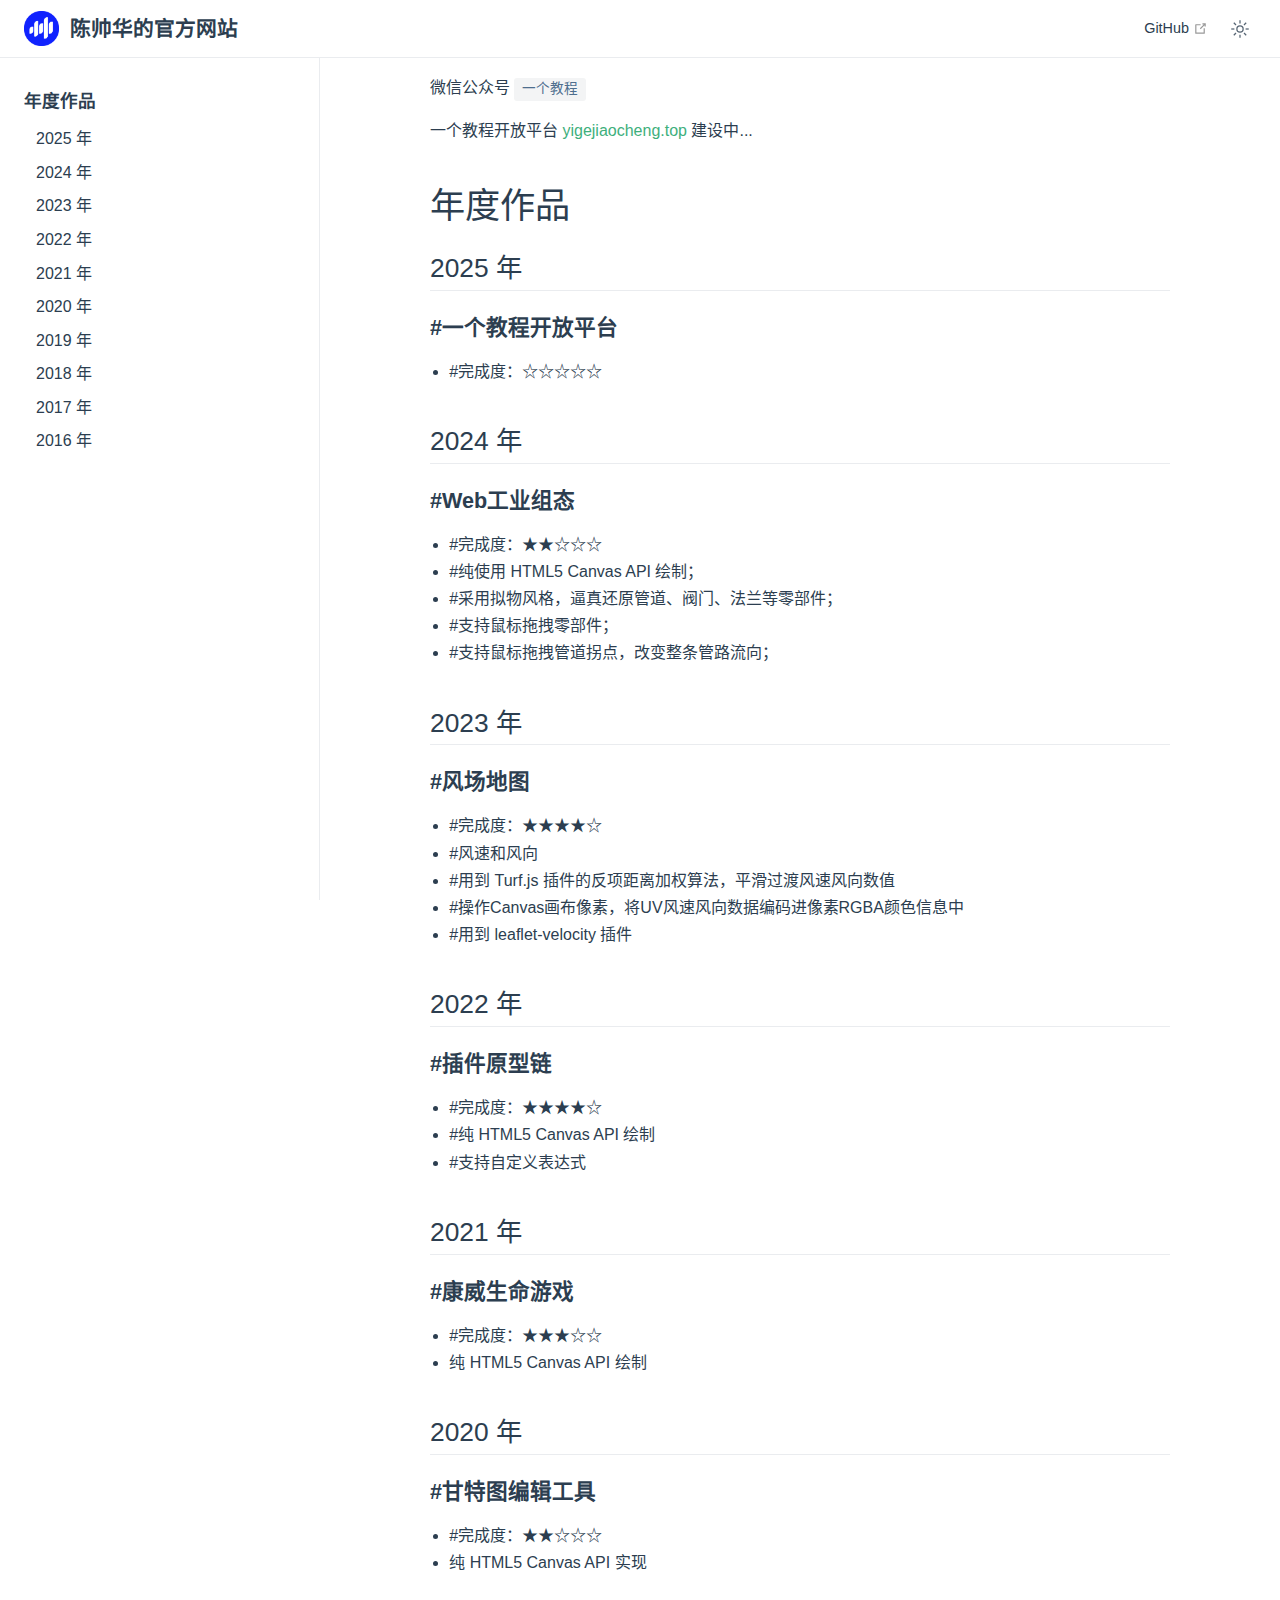
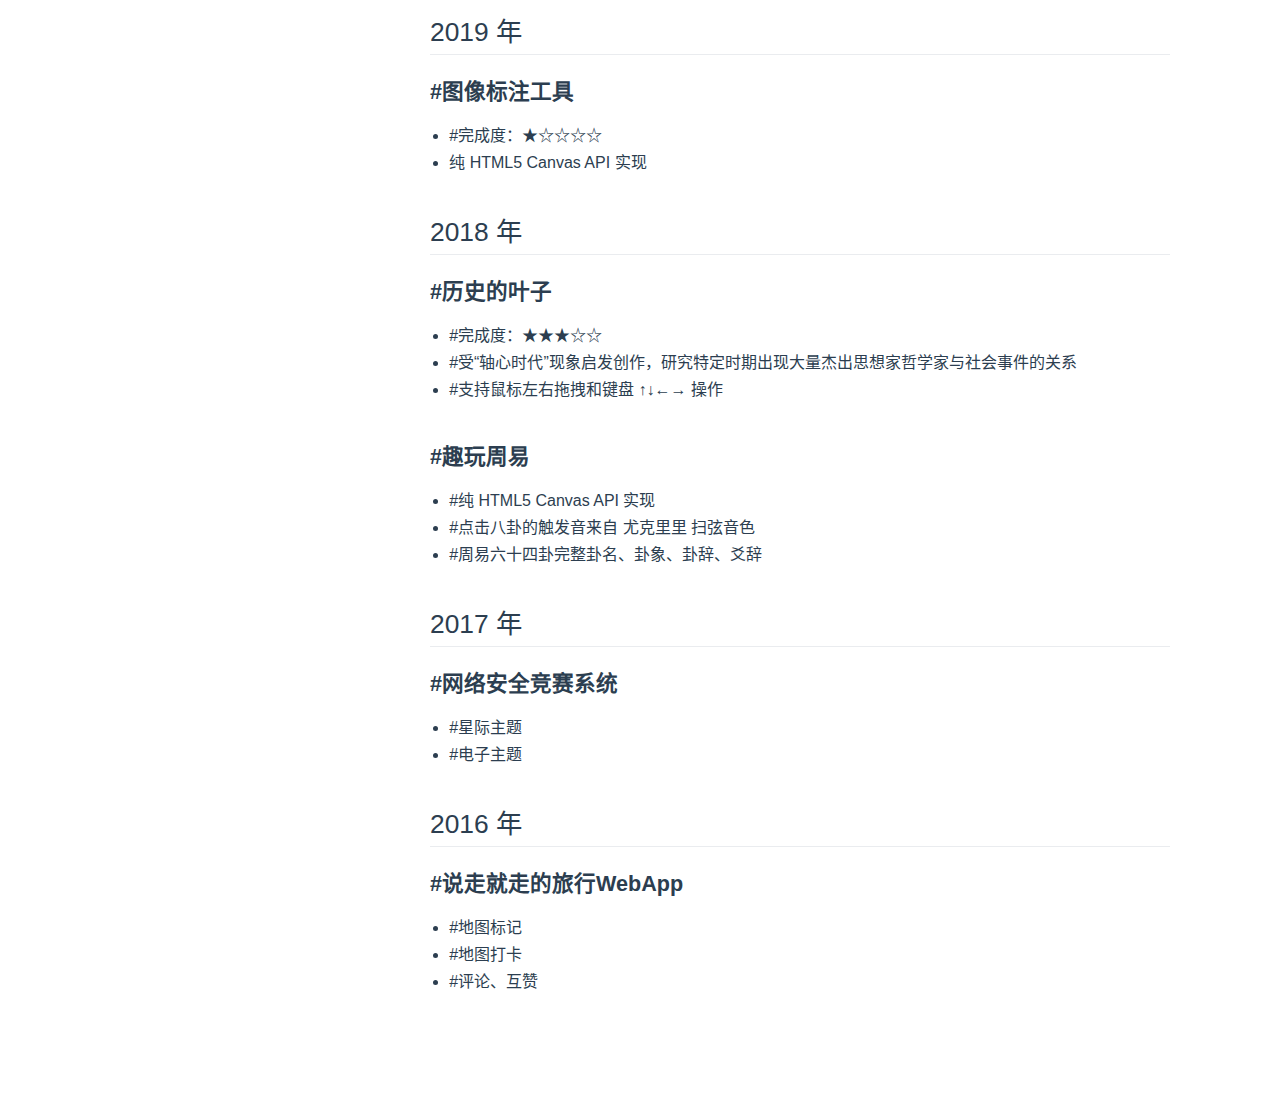
<file: index.html>
<!doctype html>
<html lang="zh-CN">
  <head>
    <meta charset="utf-8" />
    <meta name="viewport" content="width=device-width,initial-scale=1" />
    <meta name="generator" content="VuePress 2.0.0-rc.8" />
    <style>
      :root {
        --c-bg: #fff;
      }
      html.dark {
        --c-bg: #22272e;
      }
      html,
      body {
        background-color: var(--c-bg);
      }
    </style>
    <script>
      const userMode = localStorage.getItem('vuepress-color-scheme')
      const systemDarkMode =
        window.matchMedia &&
        window.matchMedia('(prefers-color-scheme: dark)').matches
      if (userMode === 'dark' || (userMode !== 'light' && systemDarkMode)) {
        document.documentElement.classList.toggle('dark', true)
      }
    </script>
    <title>年度作品 | 陈帅华的官方网站</title><meta name="description" content="">
    <link rel="preload" href="/assets/style-CpgYa4_M.css" as="style"><link rel="stylesheet" href="/assets/style-CpgYa4_M.css">
    <link rel="modulepreload" href="/assets/app-BXeHL9OS.js"><link rel="modulepreload" href="/assets/index.html-BpYeVu9s.js">
    <link rel="prefetch" href="/assets/404.html-BhGE-2fx.js" as="script">
  </head>
  <body>
    <div id="app"><!--[--><div class="theme-container"><!--[--><header class="navbar"><div class="toggle-sidebar-button" title="toggle sidebar" aria-expanded="false" role="button" tabindex="0"><div class="icon" aria-hidden="true"><span></span><span></span><span></span></div></div><span><a class="route-link" href="/"><img class="logo" src="/logo.png" alt="陈帅华的官方网站"><span class="site-name can-hide" aria-hidden="true">陈帅华的官方网站</span></a></span><div class="navbar-items-wrapper" style=""><!--[--><!--]--><nav class="navbar-items can-hide" aria-label="site navigation"><!--[--><div class="navbar-item"><a class="external-link" href="https://github.com/shuaihuajun" rel="noopener noreferrer" target="_blank" aria-label="GitHub"><!--[--><!--]--> GitHub <span><svg class="external-link-icon" xmlns="http://www.w3.org/2000/svg" aria-hidden="true" focusable="false" x="0px" y="0px" viewBox="0 0 100 100" width="15" height="15"><path fill="currentColor" d="M18.8,85.1h56l0,0c2.2,0,4-1.8,4-4v-32h-8v28h-48v-48h28v-8h-32l0,0c-2.2,0-4,1.8-4,4v56C14.8,83.3,16.6,85.1,18.8,85.1z"></path><polygon fill="currentColor" points="45.7,48.7 51.3,54.3 77.2,28.5 77.2,37.2 85.2,37.2 85.2,14.9 62.8,14.9 62.8,22.9 71.5,22.9"></polygon></svg><span class="external-link-icon-sr-only">open in new window</span></span><!--[--><!--]--></a></div><!--]--></nav><!--[--><!--]--><button class="toggle-color-mode-button" title="toggle color mode"><svg style="" class="icon" focusable="false" viewBox="0 0 32 32"><path d="M16 12.005a4 4 0 1 1-4 4a4.005 4.005 0 0 1 4-4m0-2a6 6 0 1 0 6 6a6 6 0 0 0-6-6z" fill="currentColor"></path><path d="M5.394 6.813l1.414-1.415l3.506 3.506L8.9 10.318z" fill="currentColor"></path><path d="M2 15.005h5v2H2z" fill="currentColor"></path><path d="M5.394 25.197L8.9 21.691l1.414 1.415l-3.506 3.505z" fill="currentColor"></path><path d="M15 25.005h2v5h-2z" fill="currentColor"></path><path d="M21.687 23.106l1.414-1.415l3.506 3.506l-1.414 1.414z" fill="currentColor"></path><path d="M25 15.005h5v2h-5z" fill="currentColor"></path><path d="M21.687 8.904l3.506-3.506l1.414 1.415l-3.506 3.505z" fill="currentColor"></path><path d="M15 2.005h2v5h-2z" fill="currentColor"></path></svg><svg style="display:none;" class="icon" focusable="false" viewBox="0 0 32 32"><path d="M13.502 5.414a15.075 15.075 0 0 0 11.594 18.194a11.113 11.113 0 0 1-7.975 3.39c-.138 0-.278.005-.418 0a11.094 11.094 0 0 1-3.2-21.584M14.98 3a1.002 1.002 0 0 0-.175.016a13.096 13.096 0 0 0 1.825 25.981c.164.006.328 0 .49 0a13.072 13.072 0 0 0 10.703-5.555a1.01 1.01 0 0 0-.783-1.565A13.08 13.08 0 0 1 15.89 4.38A1.015 1.015 0 0 0 14.98 3z" fill="currentColor"></path></svg></button><!----></div></header><!--]--><div class="sidebar-mask"></div><!--[--><aside class="sidebar"><nav class="navbar-items" aria-label="site navigation"><!--[--><div class="navbar-item"><a class="external-link" href="https://github.com/shuaihuajun" rel="noopener noreferrer" target="_blank" aria-label="GitHub"><!--[--><!--]--> GitHub <span><svg class="external-link-icon" xmlns="http://www.w3.org/2000/svg" aria-hidden="true" focusable="false" x="0px" y="0px" viewBox="0 0 100 100" width="15" height="15"><path fill="currentColor" d="M18.8,85.1h56l0,0c2.2,0,4-1.8,4-4v-32h-8v28h-48v-48h28v-8h-32l0,0c-2.2,0-4,1.8-4,4v56C14.8,83.3,16.6,85.1,18.8,85.1z"></path><polygon fill="currentColor" points="45.7,48.7 51.3,54.3 77.2,28.5 77.2,37.2 85.2,37.2 85.2,14.9 62.8,14.9 62.8,22.9 71.5,22.9"></polygon></svg><span class="external-link-icon-sr-only">open in new window</span></span><!--[--><!--]--></a></div><!--]--></nav><!--[--><!--]--><ul class="sidebar-items"><!--[--><li><p tabindex="0" class="sidebar-item sidebar-heading">年度作品 <!----></p><ul style="" class="sidebar-item-children"><!--[--><li><a class="route-link sidebar-item" href="/#_2025-年" aria-label="2025 年"><!--[--><!--]--> 2025 年 <!--[--><!--]--></a><!----></li><li><a class="route-link sidebar-item" href="/#_2024-年" aria-label="2024 年"><!--[--><!--]--> 2024 年 <!--[--><!--]--></a><!----></li><li><a class="route-link sidebar-item" href="/#_2023-年" aria-label="2023 年"><!--[--><!--]--> 2023 年 <!--[--><!--]--></a><!----></li><li><a class="route-link sidebar-item" href="/#_2022-年" aria-label="2022 年"><!--[--><!--]--> 2022 年 <!--[--><!--]--></a><!----></li><li><a class="route-link sidebar-item" href="/#_2021-年" aria-label="2021 年"><!--[--><!--]--> 2021 年 <!--[--><!--]--></a><!----></li><li><a class="route-link sidebar-item" href="/#_2020-年" aria-label="2020 年"><!--[--><!--]--> 2020 年 <!--[--><!--]--></a><!----></li><li><a class="route-link sidebar-item" href="/#_2019-年" aria-label="2019 年"><!--[--><!--]--> 2019 年 <!--[--><!--]--></a><!----></li><li><a class="route-link sidebar-item" href="/#_2018-年" aria-label="2018 年"><!--[--><!--]--> 2018 年 <!--[--><!--]--></a><!----></li><li><a class="route-link sidebar-item" href="/#_2017-年" aria-label="2017 年"><!--[--><!--]--> 2017 年 <!--[--><!--]--></a><!----></li><li><a class="route-link sidebar-item" href="/#_2016-年" aria-label="2016 年"><!--[--><!--]--> 2016 年 <!--[--><!--]--></a><!----></li><!--]--></ul></li><!--]--></ul><!--[--><!--]--></aside><!--]--><!--[--><main class="page"><!--[--><!--]--><div class="theme-default-content"><!--[--><!--]--><div><p>微信公众号 <code>一个教程</code></p><p>一个教程开放平台 <a href="https://www.yigejiaocheng.top/fusionx" target="_blank">yigejiaocheng.top</a> 建设中...</p><h1 id="年度作品" tabindex="-1"><a class="header-anchor" href="#年度作品"><span>年度作品</span></a></h1><h2 id="_2025-年" tabindex="-1"><a class="header-anchor" href="#_2025-年"><span>2025 年</span></a></h2><div class="item"><div><h3>#一个教程开放平台</h3><ul><li>#完成度：☆☆☆☆☆</li></ul></div></div><h2 id="_2024-年" tabindex="-1"><a class="header-anchor" href="#_2024-年"><span>2024 年</span></a></h2><div class="item"><div><h3>#Web工业组态</h3><ul><li>#完成度：★★☆☆☆</li><li>#纯使用 HTML5 Canvas API 绘制；</li><li>#采用拟物风格，逼真还原管道、阀门、法兰等零部件；</li><li>#支持鼠标拖拽零部件；</li><li>#支持鼠标拖拽管道拐点，改变整条管路流向；</li></ul></div></div><h2 id="_2023-年" tabindex="-1"><a class="header-anchor" href="#_2023-年"><span>2023 年</span></a></h2><div class="item"><div><h3>#风场地图</h3><ul><li>#完成度：★★★★☆</li><li>#风速和风向</li><li>#用到 Turf.js 插件的反项距离加权算法，平滑过渡风速风向数值</li><li>#操作Canvas画布像素，将UV风速风向数据编码进像素RGBA颜色信息中</li><li>#用到 leaflet-velocity 插件</li></ul></div></div><h2 id="_2022-年" tabindex="-1"><a class="header-anchor" href="#_2022-年"><span>2022 年</span></a></h2><div class="item"><div><h3>#插件原型链</h3><ul><li>#完成度：★★★★☆</li><li>#纯 HTML5 Canvas API 绘制</li><li>#支持自定义表达式</li></ul></div></div><h2 id="_2021-年" tabindex="-1"><a class="header-anchor" href="#_2021-年"><span>2021 年</span></a></h2><div class="item"><div><h3>#康威生命游戏</h3><ul><li>#完成度：★★★☆☆</li><li>纯 HTML5 Canvas API 绘制</li></ul></div></div><h2 id="_2020-年" tabindex="-1"><a class="header-anchor" href="#_2020-年"><span>2020 年</span></a></h2><div class="item"><div><h3>#甘特图编辑工具</h3><ul><li>#完成度：★★☆☆☆</li><li>纯 HTML5 Canvas API 实现</li></ul></div></div><h2 id="_2019-年" tabindex="-1"><a class="header-anchor" href="#_2019-年"><span>2019 年</span></a></h2><div class="item"><div><h3>#图像标注工具</h3><ul><li>#完成度：★☆☆☆☆</li><li>纯 HTML5 Canvas API 实现</li></ul></div></div><h2 id="_2018-年" tabindex="-1"><a class="header-anchor" href="#_2018-年"><span>2018 年</span></a></h2><div class="item"><div><h3>#历史的叶子</h3><ul><li>#完成度：★★★☆☆</li><li>#受“轴心时代”现象启发创作，研究特定时期出现大量杰出思想家哲学家与社会事件的关系</li><li>#支持鼠标左右拖拽和键盘 ↑↓←→ 操作</li></ul></div></div><div class="item"><div><h3>#趣玩周易</h3><ul><li>#纯 HTML5 Canvas API 实现</li><li>#点击八卦的触发音来自 尤克里里 扫弦音色</li><li>#周易六十四卦完整卦名、卦象、卦辞、爻辞</li></ul></div></div><h2 id="_2017-年" tabindex="-1"><a class="header-anchor" href="#_2017-年"><span>2017 年</span></a></h2><div class="item"><div><h3>#网络安全竞赛系统</h3><ul><li>#星际主题</li><li>#电子主题</li></ul></div></div><h2 id="_2016-年" tabindex="-1"><a class="header-anchor" href="#_2016-年"><span>2016 年</span></a></h2><div class="item"><div><h3>#说走就走的旅行WebApp</h3><ul><li>#地图标记</li><li>#地图打卡</li><li>#评论、互赞</li></ul></div></div></div><!--[--><!--]--></div><footer class="page-meta"><!----><!----><!----></footer><!----><!--[--><!--]--></main><!--]--></div><!--[--><!----><!--]--><!--]--></div>
    <script type="module" src="/assets/app-BXeHL9OS.js" defer></script>
  </body>
</html>
</file>
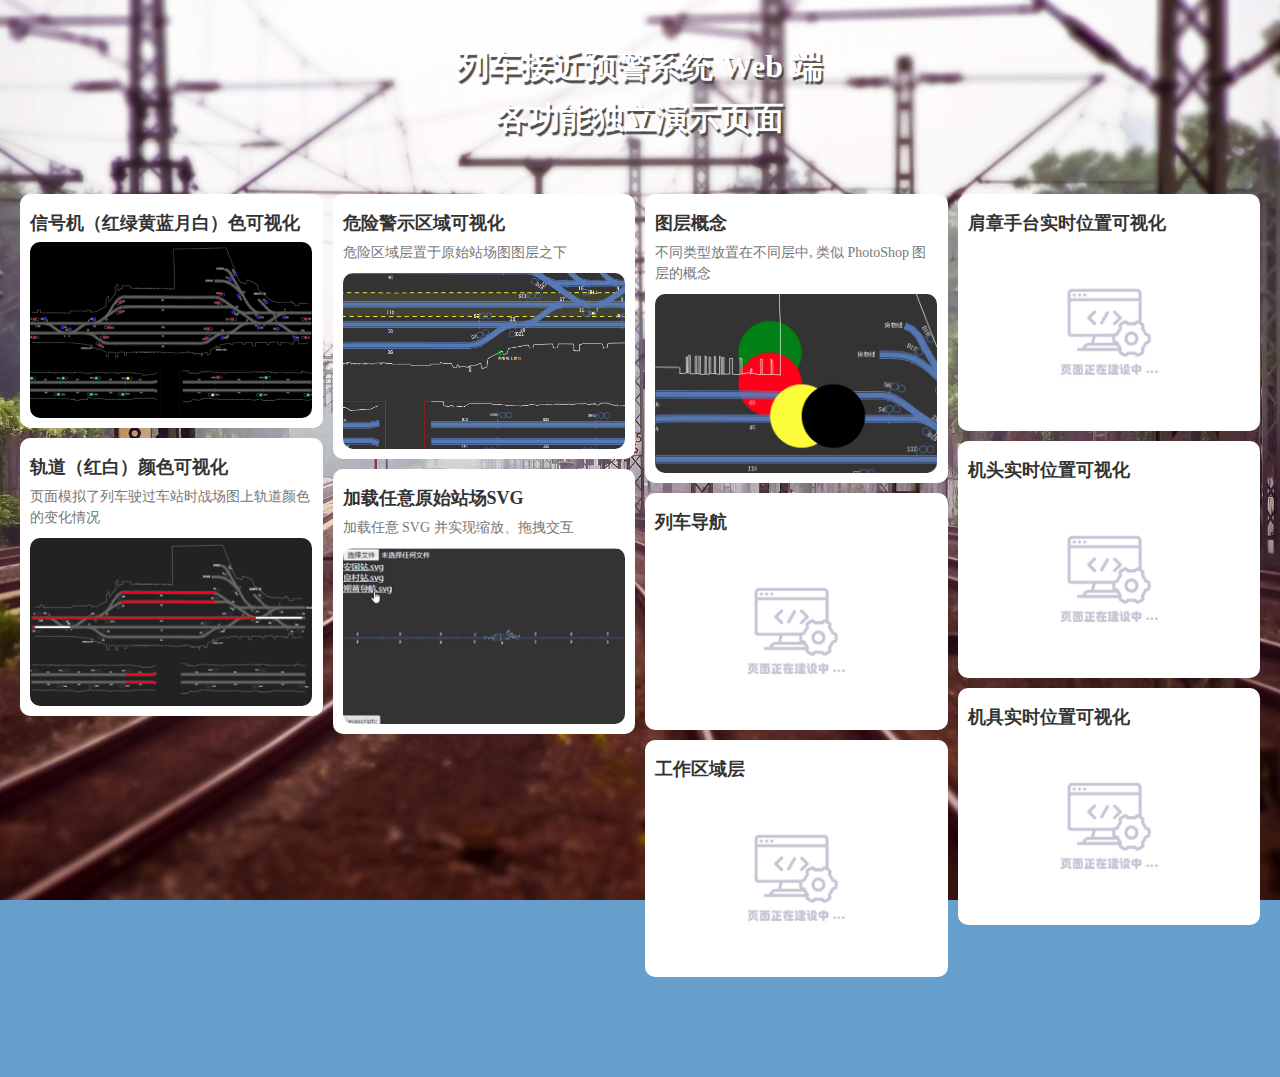
<file: examples/index.html>
<!DOCTYPE html>
<html lang="en">
  <head>
    <meta charset="UTF-8" />
    <meta http-equiv="X-UA-Compatible" content="IE=edge" />
    <meta name="viewport" content="width=device-width, initial-scale=1.0" />
    <title>列车接近预警系统 Web 端各功能独立演示页面</title>
    <style>
      * {
        box-sizing: border-box;
      }
      body {
        margin: 0;
        background-color: #669ecc;
        color: #fff;
        background-image: url(./static/railway-tracks-g8006b7209_1920.jpg);
        background-attachment: fixed;
        background-position: center;
        background-size: cover;
      }
      main {
        max-width: 1280px;
        margin: 50px auto 100px;
        padding: 0 20px;
      }
      .page-list {
        max-width: 100%;
        -moz-column-count: 4;
        column-count: 4;
        -moz-column-gap: 10px;
        column-gap: 10px;
        margin-top: 60px;
      }
      .page-list a.card {
        break-inside: avoid;
        box-sizing: border-box;
        padding-bottom: 10px;
        display: block;
        text-decoration: none;
        padding: 10px;
        border-radius: 10px;
        transition: all 270ms;
        margin-bottom: 10px;
        background-color: #fff;
        cursor: default;
      }
      .page-list a.card[href]:hover {
        box-shadow: 0 0 10px 0px hsla(0, 0%, 0%, 0.1);
      }
      .page-list a.card[href] {
        cursor: pointer;
      }
      .page-list img {
        max-width: 100%;
        display: block;
        border-radius: 10px;
      }
      .page-list h2 {
        max-width: 100%;
        line-height: 1;
        margin: 10px 0;
        font-size: 18px;
        color: #333;
      }
      .page-list p {
        max-width: 100%;
        line-height: 1.5;
        margin: 0 0 10px;
        font-size: 14px;
        color: #777;
      }
      h1 {
        text-align: center;
        margin: 20px 0;
        line-height: 1;
        font-size: 2em;
        text-shadow: 2px 3px 1px #4c4c4c;
      }
    </style>
  </head>
  <body>
    <main>
      <h1>列车接近预警系统 Web 端</h1>
      <h1>各功能独立演示页面</h1>
      <div class="page-list">
        <a class="card" target="_blank" href="./examples/light-signal-color/index.html">
          <h2>信号机（红绿黄蓝月白）色可视化</h2>
          <img src="./examples/light-signal-color/demo.gif" alt="" />
        </a>
        <a
          class="card"
          target="_blank"
          href="./examples/track-signal-color/index.html"
        >
          <h2>轨道（红白）颜色可视化</h2>
          <p>
            页面模拟了列车驶过车站时战场图上轨道颜色的变化情况
          </p>
          <img src="./examples/track-signal-color/demo.gif" alt="" />
        </a>
        <a
          class="card"
          target="_blank"
          href="./examples/dangerous-zone/index.html"
        >
          <h2>危险警示区域可视化</h2>
          <p>
            危险区域层置于原始站场图图层之下
          </p>
          <img src="./examples/dangerous-zone/demo.gif" alt="" />
        </a>
        <a class="card" target="_blank" href="./examples/load-svg/index.html">
          <h2>加载任意原始站场SVG</h2>
          <p>加载任意 SVG 并实现缩放、拖拽交互</p>
          <img src="./examples/load-svg/demo.gif" alt="" />
        </a>
        <a class="card" target="_blank" href="./examples/layers/index.html">
          <h2>图层概念</h2>
          <p>
            不同类型放置在不同层中, 类似 PhotoShop 图层的概念
          </p>
          <img src="./examples/layers/demo.gif" alt="" />
        </a>
        <a class="card">
          <h2>列车导航</h2>
          <img src="./examples/static/building.jpg" alt="" />
        </a>
        <a class="card">
          <h2>工作区域层</h2>
          <img src="./examples/static/building.jpg" alt="" />
        </a>
        <a class="card">
          <h2>肩章手台实时位置可视化</h2>
          <img src="./examples/static/building.jpg" alt="" />
        </a>
        <a class="card">
          <h2>机头实时位置可视化</h2>
          <img src="./examples/static/building.jpg" alt="" />
        </a>
        <a class="card">
          <h2>机具实时位置可视化</h2>
          <img src="./examples/static/building.jpg" alt="" />
        </a>
      </div>
    </main>
  </body>
</html>
</file>
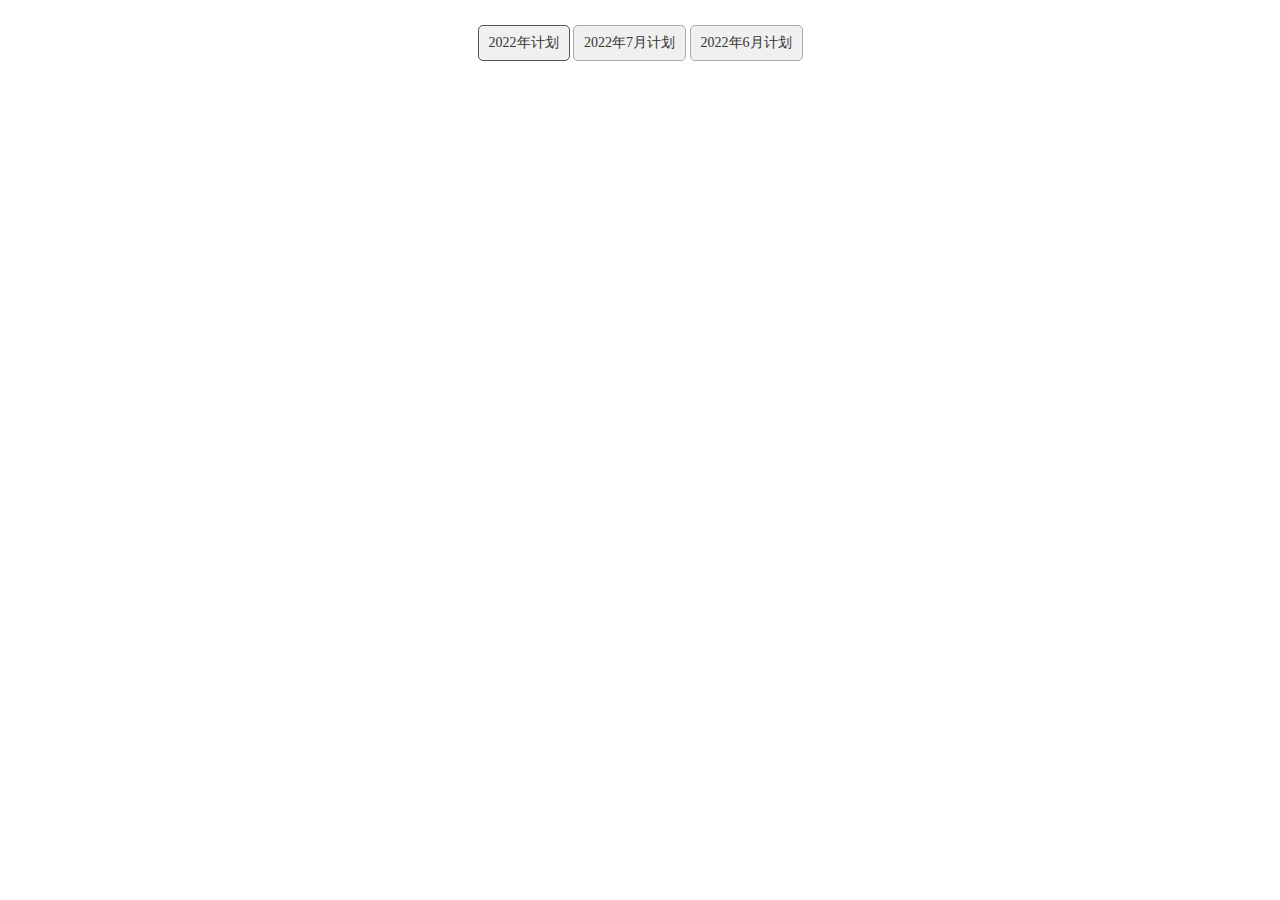
<file: plan/index.html>
<!DOCTYPE html>
<html lang="en">
  <head>
    <meta charset="UTF-8" />
    <meta name="viewport" content="width=device-width, initial-scale=1.0" />
    <title>计划</title>
    <link rel="stylesheet" href="/assets/gantt/sketch.css" />
    <style>
      body {
        color: #333;
      }
      .plane-list {
        text-align: center;
        margin: 20px 20px;
      }
      .plane-list a {
        box-sizing: border-box;
        font-family: "san-serif";
        display: inline-block;
        text-decoration: none;
        background-color: #f0f0f0;
        color: #333;
        line-height: 1;
        padding: 10px;
        border-radius: 5px;
        margin: 5px 0px;
        transition: all 300ms;
      }
      .plane-list a.month {
        border: 1px solid #aaa;
      }
      .plane-list a.year {
        border: 1px solid #555;
      }
      .plane-list a.active,
      .plane-list a:hover {
        background-color: #b1f0b4;
        color: #333;
      }
    </style>
  </head>
  <body>
    <div class="plane-list">
      <div>
        <a class="year" href="?u=2022">2022年计划</a>
        <a class="month" href="?u=2022-7">2022年7月计划</a>
        <a class="month" href="?u=2022-6">2022年6月计划</a>
      </div>
    </div>
    <div
      class="airglass-gantt-app"
      id="app"
      style="background-color: #fff; position: relative; margin: 0 auto"
    ></div>
    <script src="/assets/lib/grender-1.0.0.min.js"></script>
    <script src="/assets/gantt/sketch.js"></script>
    <script>
      const query = new URLSearchParams(window.location.search);
      const id = query.get("u");

      document.querySelector(`a[href="?u=${id}"]`).classList.add("active");

      if (id) {
        fetch(`./data/${id}.json?v=${new Date().getTime()}`)
          .then((res) => res.json())
          .then((project) => {
            document.title = `${project.title || id} | ${document.title}`;
            const gantt = air.Gantt({
              el: document.querySelector("#app"),
              onPrint: function(img) {},
              onSave: function(json) {
                console.log(json);
              },
              project,
            });
          });
      }
    </script>
  </body>
</html>
</file>
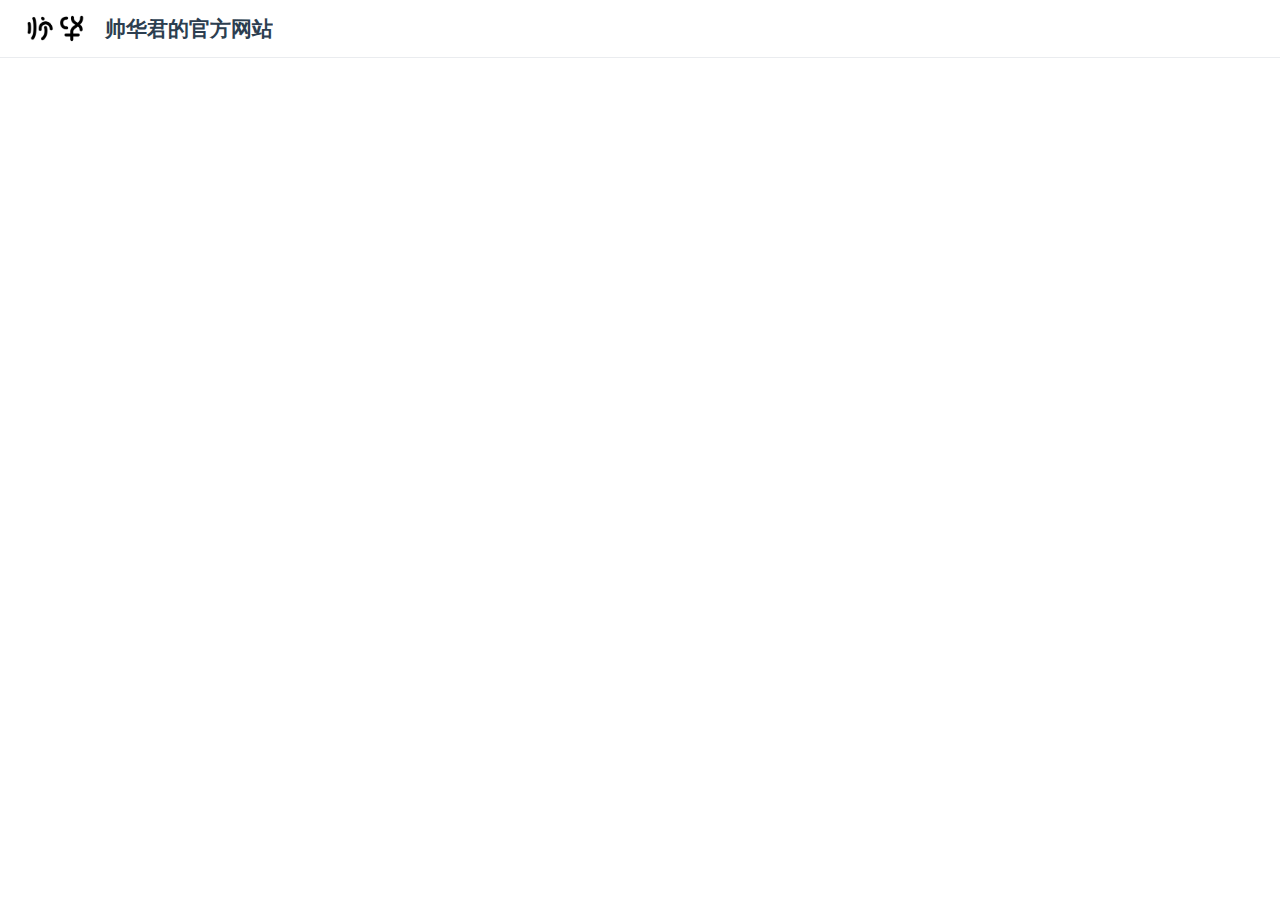
<file: socket.io/index.html>
<!DOCTYPE html>
<html lang="en-US">
  <head>
    <meta charset="utf-8">
    <meta name="viewport" content="width=device-width,initial-scale=1">
    <title>Socket.io | 帅华君的官方网站</title>
    <meta name="generator" content="VuePress 1.8.2">
    
    <meta name="description" content="探索技术与艺术融合之美">
    
    <link rel="preload" href="/assets/css/0.styles.ea9a1c08.css" as="style"><link rel="preload" href="/assets/js/app.86c80f35.js" as="script"><link rel="preload" href="/assets/js/2.91a50989.js" as="script"><link rel="preload" href="/assets/js/12.e8a93297.js" as="script"><link rel="prefetch" href="/assets/js/10.89ce8a35.js"><link rel="prefetch" href="/assets/js/11.aff1aaae.js"><link rel="prefetch" href="/assets/js/13.6ce78f58.js"><link rel="prefetch" href="/assets/js/14.d0c6074a.js"><link rel="prefetch" href="/assets/js/15.8855ed5b.js"><link rel="prefetch" href="/assets/js/16.98d0e1bf.js"><link rel="prefetch" href="/assets/js/17.ccc7c9c0.js"><link rel="prefetch" href="/assets/js/18.613c6e37.js"><link rel="prefetch" href="/assets/js/19.0d799dd4.js"><link rel="prefetch" href="/assets/js/20.e1bad95c.js"><link rel="prefetch" href="/assets/js/21.1f1da1b2.js"><link rel="prefetch" href="/assets/js/22.3ea205e0.js"><link rel="prefetch" href="/assets/js/23.d53d2ade.js"><link rel="prefetch" href="/assets/js/24.be3641c5.js"><link rel="prefetch" href="/assets/js/25.1306bf3f.js"><link rel="prefetch" href="/assets/js/26.20fb7be3.js"><link rel="prefetch" href="/assets/js/27.13119909.js"><link rel="prefetch" href="/assets/js/28.8e4cc3d2.js"><link rel="prefetch" href="/assets/js/29.cc006bf1.js"><link rel="prefetch" href="/assets/js/3.95acea77.js"><link rel="prefetch" href="/assets/js/30.cbecb82c.js"><link rel="prefetch" href="/assets/js/31.94708070.js"><link rel="prefetch" href="/assets/js/32.73ca1142.js"><link rel="prefetch" href="/assets/js/33.b3fbd2b6.js"><link rel="prefetch" href="/assets/js/34.2e7f6326.js"><link rel="prefetch" href="/assets/js/35.e75d24d2.js"><link rel="prefetch" href="/assets/js/36.6ccd9c3c.js"><link rel="prefetch" href="/assets/js/37.dd920529.js"><link rel="prefetch" href="/assets/js/38.d9f3003f.js"><link rel="prefetch" href="/assets/js/4.dffe4a9b.js"><link rel="prefetch" href="/assets/js/5.bbcdd047.js"><link rel="prefetch" href="/assets/js/6.bdecffa5.js"><link rel="prefetch" href="/assets/js/7.5d46eecb.js"><link rel="prefetch" href="/assets/js/8.06eda253.js"><link rel="prefetch" href="/assets/js/9.3289342a.js">
    <link rel="stylesheet" href="/assets/css/0.styles.ea9a1c08.css">
  </head>
  <body>
    <div id="app" data-server-rendered="true"><div class="theme-container no-sidebar"><header class="navbar"><div class="sidebar-button"><svg xmlns="http://www.w3.org/2000/svg" aria-hidden="true" role="img" viewBox="0 0 448 512" class="icon"><path fill="currentColor" d="M436 124H12c-6.627 0-12-5.373-12-12V80c0-6.627 5.373-12 12-12h424c6.627 0 12 5.373 12 12v32c0 6.627-5.373 12-12 12zm0 160H12c-6.627 0-12-5.373-12-12v-32c0-6.627 5.373-12 12-12h424c6.627 0 12 5.373 12 12v32c0 6.627-5.373 12-12 12zm0 160H12c-6.627 0-12-5.373-12-12v-32c0-6.627 5.373-12 12-12h424c6.627 0 12 5.373 12 12v32c0 6.627-5.373 12-12 12z"></path></svg></div> <a href="/" class="home-link router-link-active"><img src="/sh-logo.png" alt="帅华君的官方网站" class="logo"> <span class="site-name can-hide">帅华君的官方网站</span></a> <div class="links"><!----> <!----></div></header> <div class="sidebar-mask"></div> <aside class="sidebar"><!---->  <!----> </aside> <main class="page"> <div class="theme-default-content content__default"></div> <footer class="page-edit"><!----> <!----></footer> <!----> </main></div><div class="global-ui"></div></div>
    <script src="/assets/js/app.86c80f35.js" defer></script><script src="/assets/js/2.91a50989.js" defer></script><script src="/assets/js/12.e8a93297.js" defer></script>
  </body>
</html>
</file>
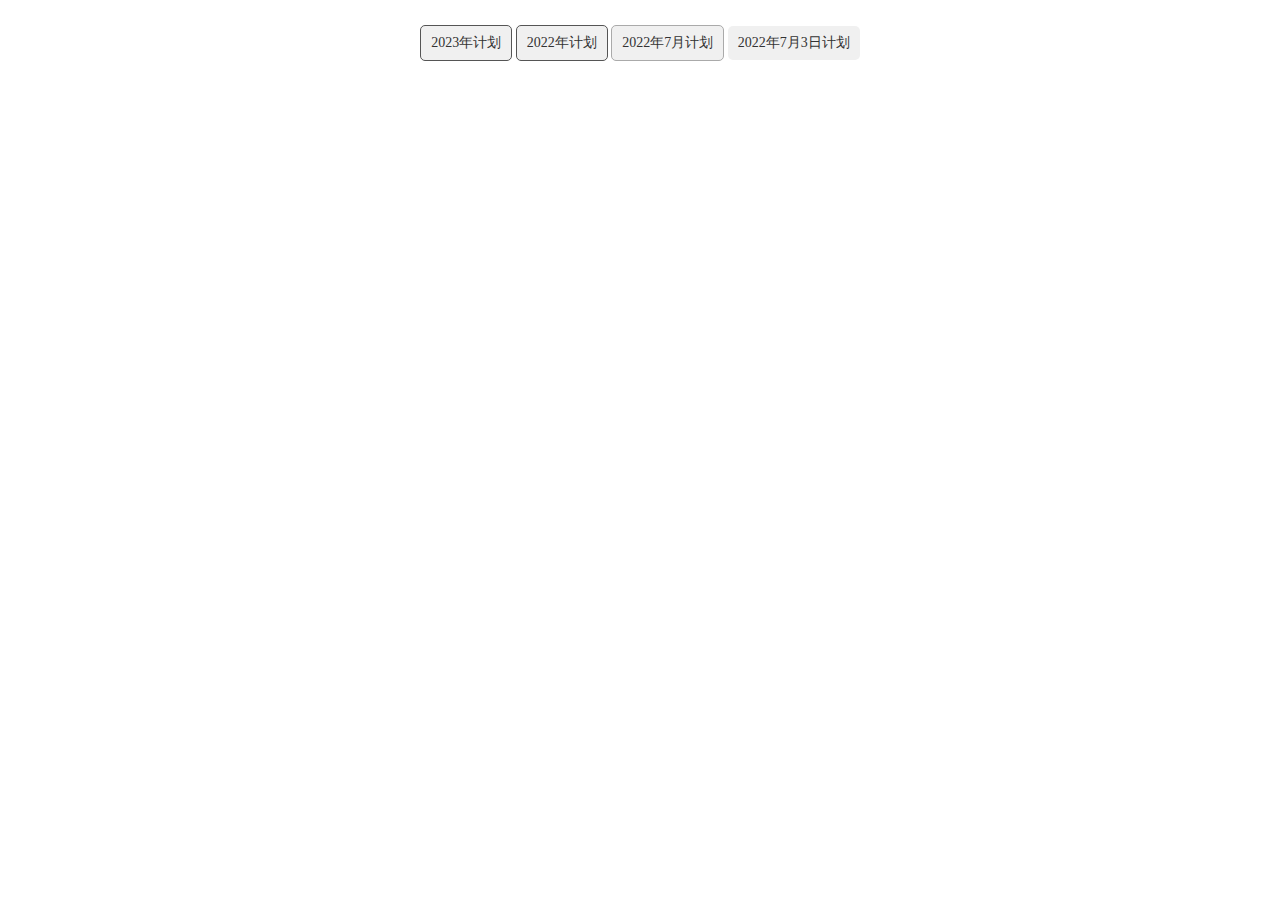
<file: todo/index.html>
<!DOCTYPE html>
<html lang="en">
  <head>
    <meta charset="UTF-8" />
    <meta name="viewport" content="width=device-width, initial-scale=1.0" />
    <title>甘特图在线编辑 ｜ 帅华君的独立作品</title>
    <link rel="stylesheet" href="/assets/gantt/sketch.css" />
    <style>
      body {
        color: #333;
      }
      .plane-list {
        text-align: center;
        margin: 20px 20px;
      }
      .plane-list a {
        box-sizing: border-box;
        font-family: "san-serif";
        display: inline-block;
        text-decoration: none;
        background-color: #f0f0f0;
        color: #333;
        line-height: 1;
        padding: 10px;
        border-radius: 5px;
        margin: 5px 0px;
        transition: all 300ms;
      }
      .plane-list a.month {
        border: 1px solid #aaa;
      }
      .plane-list a.year {
        border: 1px solid #555;
      }
      .plane-list a.active,
      .plane-list a:hover {
        background-color: #b1f0b4;
        color: #333;
      }
    </style>
  </head>
  <body>
    <div class="plane-list">
      <div>
        <a class="year" href="?u=2023">2023年计划</a>
        <a class="year" href="?u=2022">2022年计划</a>
        <a class="month" href="?u=2022-7">2022年7月计划</a>
        <a class="day" href="?u=2022-7-3">2022年7月3日计划</a>
      </div>
    </div>
    <div
      class="airglass-gantt-app"
      id="app"
      style="background-color: #fff; position: relative; margin: 0 auto"
    ></div>
    <script src="/assets/lib/grender-1.0.0.min.js"></script>
    <script src="/assets/gantt/sketch.js"></script>
    <script>
      const query = new URLSearchParams(window.location.search);
      const id = query.get("u");

      document.querySelector(`a[href="?u=${id}"]`).classList.add("active");

      if (id) {
        fetch(`./data/${id}.json?v=${new Date().getTime()}`)
          .then((res) => res.json())
          .then((project) => {
            document.title = `${project.title || id} | ${document.title}`;
            const gantt = air.Gantt({
              el: document.querySelector("#app"),
              onPrint: function(img) {},
              onSave: function(json) {
                console.log(json);
              },
              project,
            });
          });
      }
    </script>
  </body>
</html>
</file>
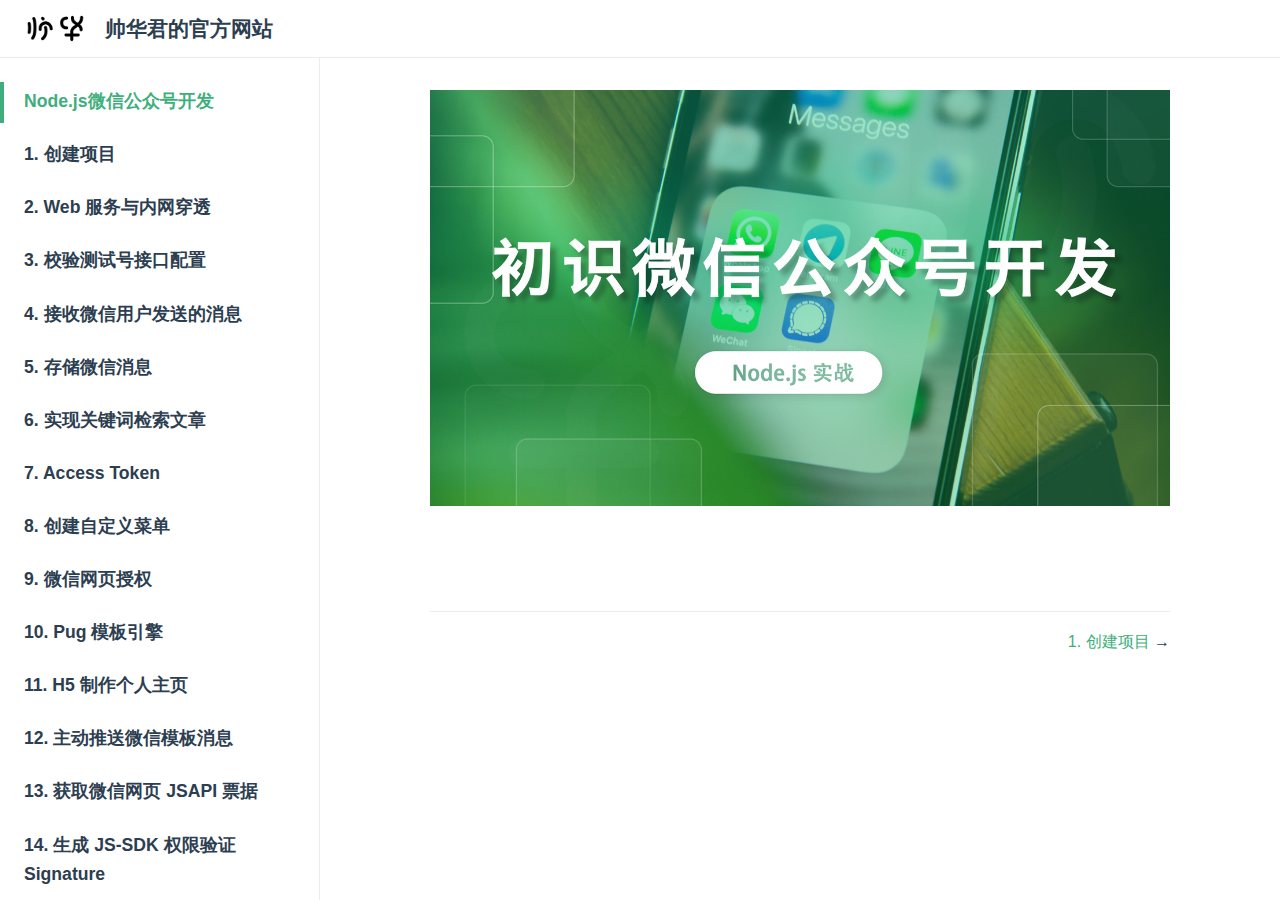
<file: wechat_dev/index.html>
<!DOCTYPE html>
<html lang="en-US">
  <head>
    <meta charset="utf-8">
    <meta name="viewport" content="width=device-width,initial-scale=1">
    <title>Node.js微信公众号开发 | 帅华君的官方网站</title>
    <meta name="generator" content="VuePress 1.8.2">
    
    <meta name="description" content="探索技术与艺术融合之美">
    
    <link rel="preload" href="/assets/css/0.styles.ea9a1c08.css" as="style"><link rel="preload" href="/assets/js/app.3fc2e69e.js" as="script"><link rel="preload" href="/assets/js/2.91a50989.js" as="script"><link rel="preload" href="/assets/js/7.5d46eecb.js" as="script"><link rel="prefetch" href="/assets/js/10.89ce8a35.js"><link rel="prefetch" href="/assets/js/11.aff1aaae.js"><link rel="prefetch" href="/assets/js/12.e8a93297.js"><link rel="prefetch" href="/assets/js/13.6ce78f58.js"><link rel="prefetch" href="/assets/js/14.d0c6074a.js"><link rel="prefetch" href="/assets/js/15.8855ed5b.js"><link rel="prefetch" href="/assets/js/16.98d0e1bf.js"><link rel="prefetch" href="/assets/js/17.ccc7c9c0.js"><link rel="prefetch" href="/assets/js/18.613c6e37.js"><link rel="prefetch" href="/assets/js/19.0d799dd4.js"><link rel="prefetch" href="/assets/js/20.e1bad95c.js"><link rel="prefetch" href="/assets/js/21.1f1da1b2.js"><link rel="prefetch" href="/assets/js/22.3ea205e0.js"><link rel="prefetch" href="/assets/js/23.d53d2ade.js"><link rel="prefetch" href="/assets/js/24.be3641c5.js"><link rel="prefetch" href="/assets/js/25.1306bf3f.js"><link rel="prefetch" href="/assets/js/26.20fb7be3.js"><link rel="prefetch" href="/assets/js/27.13119909.js"><link rel="prefetch" href="/assets/js/28.8e4cc3d2.js"><link rel="prefetch" href="/assets/js/29.cc006bf1.js"><link rel="prefetch" href="/assets/js/3.95acea77.js"><link rel="prefetch" href="/assets/js/30.cbecb82c.js"><link rel="prefetch" href="/assets/js/31.94708070.js"><link rel="prefetch" href="/assets/js/32.73ca1142.js"><link rel="prefetch" href="/assets/js/33.b3fbd2b6.js"><link rel="prefetch" href="/assets/js/34.2e7f6326.js"><link rel="prefetch" href="/assets/js/35.e75d24d2.js"><link rel="prefetch" href="/assets/js/36.6ccd9c3c.js"><link rel="prefetch" href="/assets/js/37.dd920529.js"><link rel="prefetch" href="/assets/js/38.d9f3003f.js"><link rel="prefetch" href="/assets/js/4.dffe4a9b.js"><link rel="prefetch" href="/assets/js/5.bbcdd047.js"><link rel="prefetch" href="/assets/js/6.bdecffa5.js"><link rel="prefetch" href="/assets/js/8.06eda253.js"><link rel="prefetch" href="/assets/js/9.3289342a.js">
    <link rel="stylesheet" href="/assets/css/0.styles.ea9a1c08.css">
  </head>
  <body>
    <div id="app" data-server-rendered="true"><div class="theme-container"><header class="navbar"><div class="sidebar-button"><svg xmlns="http://www.w3.org/2000/svg" aria-hidden="true" role="img" viewBox="0 0 448 512" class="icon"><path fill="currentColor" d="M436 124H12c-6.627 0-12-5.373-12-12V80c0-6.627 5.373-12 12-12h424c6.627 0 12 5.373 12 12v32c0 6.627-5.373 12-12 12zm0 160H12c-6.627 0-12-5.373-12-12v-32c0-6.627 5.373-12 12-12h424c6.627 0 12 5.373 12 12v32c0 6.627-5.373 12-12 12zm0 160H12c-6.627 0-12-5.373-12-12v-32c0-6.627 5.373-12 12-12h424c6.627 0 12 5.373 12 12v32c0 6.627-5.373 12-12 12z"></path></svg></div> <a href="/" class="home-link router-link-active"><img src="/sh-logo.png" alt="帅华君的官方网站" class="logo"> <span class="site-name can-hide">帅华君的官方网站</span></a> <div class="links"><!----> <!----></div></header> <div class="sidebar-mask"></div> <aside class="sidebar"><!---->  <ul class="sidebar-links"><li><a href="/wechat_dev/" aria-current="page" class="active sidebar-link">Node.js微信公众号开发</a></li><li><a href="/wechat_dev/lesson1.html" class="sidebar-link">1. 创建项目</a></li><li><a href="/wechat_dev/lesson2.html" class="sidebar-link">2. Web 服务与内网穿透</a></li><li><a href="/wechat_dev/lesson3.html" class="sidebar-link">3. 校验测试号接口配置</a></li><li><a href="/wechat_dev/lesson4.html" class="sidebar-link">4. 接收微信用户发送的消息</a></li><li><a href="/wechat_dev/lesson5.html" class="sidebar-link">5. 存储微信消息</a></li><li><a href="/wechat_dev/lesson6.html" class="sidebar-link">6. 实现关键词检索文章</a></li><li><a href="/wechat_dev/lesson7.html" class="sidebar-link">7. Access Token</a></li><li><a href="/wechat_dev/lesson8.html" class="sidebar-link">8. 创建自定义菜单</a></li><li><a href="/wechat_dev/lesson9.html" class="sidebar-link">9. 微信网页授权</a></li><li><a href="/wechat_dev/lesson10.html" class="sidebar-link">10. Pug 模板引擎</a></li><li><a href="/wechat_dev/lesson11.html" class="sidebar-link">11. H5 制作个人主页</a></li><li><a href="/wechat_dev/lesson12.html" class="sidebar-link">12. 主动推送微信模板消息</a></li><li><a href="/wechat_dev/lesson13.html" class="sidebar-link">13. 获取微信网页 JSAPI 票据</a></li><li><a href="/wechat_dev/lesson14.html" class="sidebar-link">14. 生成 JS-SDK 权限验证 Signature</a></li><li><a href="/wechat_dev/lesson15.html" class="sidebar-link">15. 微信网页 JS-SDK 检测网络类型</a></li></ul> </aside> <main class="page"> <div class="theme-default-content content__default"><p><img src="/assets/img/cover.f7a4ce87.jpg" alt=""></p></div> <footer class="page-edit"><!----> <!----></footer> <div class="page-nav"><p class="inner"><!----> <span class="next"><a href="/wechat_dev/lesson1.html">
        1. 创建项目
      </a>
      →
    </span></p></div> </main></div><div class="global-ui"></div></div>
    <script src="/assets/js/app.3fc2e69e.js" defer></script><script src="/assets/js/2.91a50989.js" defer></script><script src="/assets/js/7.5d46eecb.js" defer></script>
  </body>
</html>
</file>
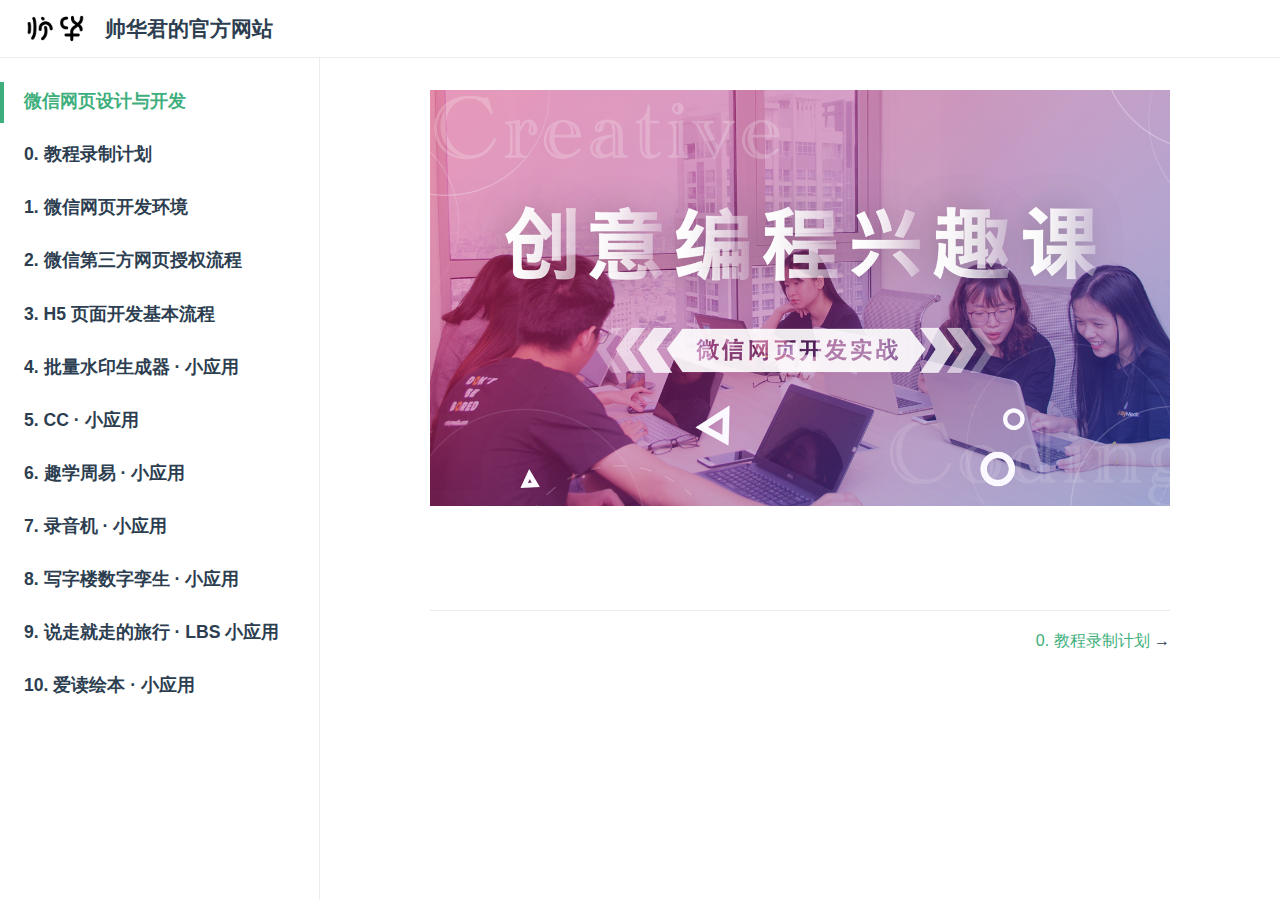
<file: wepage_dev/index.html>
<!DOCTYPE html>
<html lang="en-US">
  <head>
    <meta charset="utf-8">
    <meta name="viewport" content="width=device-width,initial-scale=1">
    <title>微信网页设计与开发 | 帅华君的官方网站</title>
    <meta name="generator" content="VuePress 1.8.2">
    
    <meta name="description" content="探索技术与艺术融合之美">
    
    <link rel="preload" href="/assets/css/0.styles.ea9a1c08.css" as="style"><link rel="preload" href="/assets/js/app.3fc2e69e.js" as="script"><link rel="preload" href="/assets/js/2.91a50989.js" as="script"><link rel="preload" href="/assets/js/8.06eda253.js" as="script"><link rel="prefetch" href="/assets/js/10.89ce8a35.js"><link rel="prefetch" href="/assets/js/11.aff1aaae.js"><link rel="prefetch" href="/assets/js/12.e8a93297.js"><link rel="prefetch" href="/assets/js/13.6ce78f58.js"><link rel="prefetch" href="/assets/js/14.d0c6074a.js"><link rel="prefetch" href="/assets/js/15.8855ed5b.js"><link rel="prefetch" href="/assets/js/16.98d0e1bf.js"><link rel="prefetch" href="/assets/js/17.ccc7c9c0.js"><link rel="prefetch" href="/assets/js/18.613c6e37.js"><link rel="prefetch" href="/assets/js/19.0d799dd4.js"><link rel="prefetch" href="/assets/js/20.e1bad95c.js"><link rel="prefetch" href="/assets/js/21.1f1da1b2.js"><link rel="prefetch" href="/assets/js/22.3ea205e0.js"><link rel="prefetch" href="/assets/js/23.d53d2ade.js"><link rel="prefetch" href="/assets/js/24.be3641c5.js"><link rel="prefetch" href="/assets/js/25.1306bf3f.js"><link rel="prefetch" href="/assets/js/26.20fb7be3.js"><link rel="prefetch" href="/assets/js/27.13119909.js"><link rel="prefetch" href="/assets/js/28.8e4cc3d2.js"><link rel="prefetch" href="/assets/js/29.cc006bf1.js"><link rel="prefetch" href="/assets/js/3.95acea77.js"><link rel="prefetch" href="/assets/js/30.cbecb82c.js"><link rel="prefetch" href="/assets/js/31.94708070.js"><link rel="prefetch" href="/assets/js/32.73ca1142.js"><link rel="prefetch" href="/assets/js/33.b3fbd2b6.js"><link rel="prefetch" href="/assets/js/34.2e7f6326.js"><link rel="prefetch" href="/assets/js/35.e75d24d2.js"><link rel="prefetch" href="/assets/js/36.6ccd9c3c.js"><link rel="prefetch" href="/assets/js/37.dd920529.js"><link rel="prefetch" href="/assets/js/38.d9f3003f.js"><link rel="prefetch" href="/assets/js/4.dffe4a9b.js"><link rel="prefetch" href="/assets/js/5.bbcdd047.js"><link rel="prefetch" href="/assets/js/6.bdecffa5.js"><link rel="prefetch" href="/assets/js/7.5d46eecb.js"><link rel="prefetch" href="/assets/js/9.3289342a.js">
    <link rel="stylesheet" href="/assets/css/0.styles.ea9a1c08.css">
  </head>
  <body>
    <div id="app" data-server-rendered="true"><div class="theme-container"><header class="navbar"><div class="sidebar-button"><svg xmlns="http://www.w3.org/2000/svg" aria-hidden="true" role="img" viewBox="0 0 448 512" class="icon"><path fill="currentColor" d="M436 124H12c-6.627 0-12-5.373-12-12V80c0-6.627 5.373-12 12-12h424c6.627 0 12 5.373 12 12v32c0 6.627-5.373 12-12 12zm0 160H12c-6.627 0-12-5.373-12-12v-32c0-6.627 5.373-12 12-12h424c6.627 0 12 5.373 12 12v32c0 6.627-5.373 12-12 12zm0 160H12c-6.627 0-12-5.373-12-12v-32c0-6.627 5.373-12 12-12h424c6.627 0 12 5.373 12 12v32c0 6.627-5.373 12-12 12z"></path></svg></div> <a href="/" class="home-link router-link-active"><img src="/sh-logo.png" alt="帅华君的官方网站" class="logo"> <span class="site-name can-hide">帅华君的官方网站</span></a> <div class="links"><!----> <!----></div></header> <div class="sidebar-mask"></div> <aside class="sidebar"><!---->  <ul class="sidebar-links"><li><a href="/wepage_dev/" aria-current="page" class="active sidebar-link">微信网页设计与开发</a></li><li><a href="/wepage_dev/lesson0.html" class="sidebar-link">0. 教程录制计划</a></li><li><a href="/wepage_dev/lesson1.html" class="sidebar-link">1. 微信网页开发环境</a></li><li><a href="/wepage_dev/lesson2.html" class="sidebar-link">2. 微信第三方网页授权流程</a></li><li><a href="/wepage_dev/lesson3.html" class="sidebar-link">3. H5 页面开发基本流程</a></li><li><a href="/wepage_dev/lesson4.html" class="sidebar-link">4. 批量水印生成器 · 小应用</a></li><li><a href="/wepage_dev/lesson5.html" class="sidebar-link">5. CC · 小应用</a></li><li><a href="/wepage_dev/lesson6.html" class="sidebar-link">6. 趣学周易 · 小应用</a></li><li><a href="/wepage_dev/lesson7.html" class="sidebar-link">7. 录音机 · 小应用</a></li><li><a href="/wepage_dev/lesson8.html" class="sidebar-link">8. 写字楼数字孪生 · 小应用</a></li><li><a href="/wepage_dev/lesson9.html" class="sidebar-link">9. 说走就走的旅行 · LBS 小应用</a></li><li><a href="/wepage_dev/lesson10.html" class="sidebar-link">10. 爱读绘本 · 小应用</a></li></ul> </aside> <main class="page"> <div class="theme-default-content content__default"><p><img src="/assets/img/cover.9e7e9dac.png" alt=""></p></div> <footer class="page-edit"><!----> <!----></footer> <div class="page-nav"><p class="inner"><!----> <span class="next"><a href="/wepage_dev/lesson0.html">
        0. 教程录制计划
      </a>
      →
    </span></p></div> </main></div><div class="global-ui"></div></div>
    <script src="/assets/js/app.3fc2e69e.js" defer></script><script src="/assets/js/2.91a50989.js" defer></script><script src="/assets/js/8.06eda253.js" defer></script>
  </body>
</html>
</file>
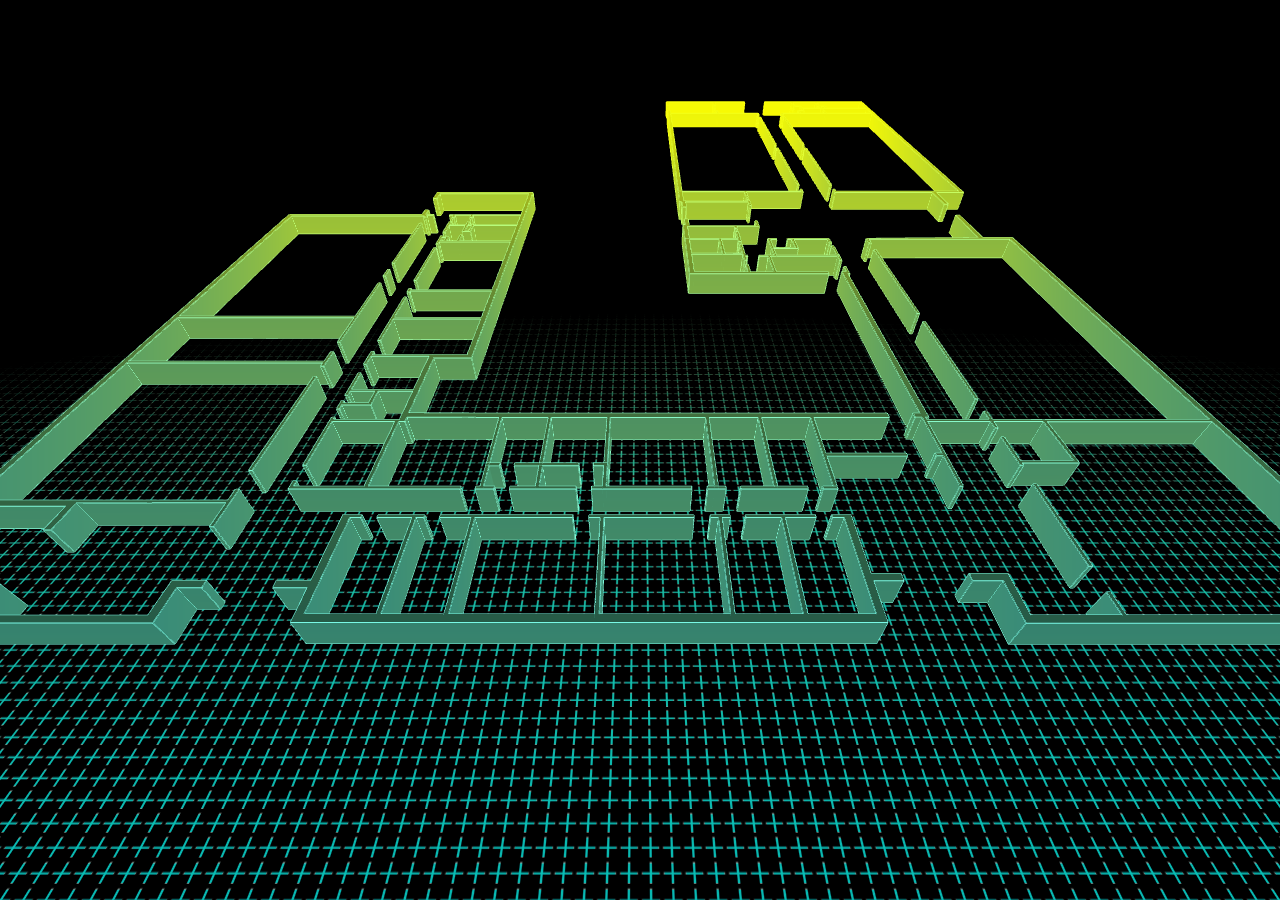
<file: project/3dmodel/index.html>
<html>
<head>
  <title>河师大理科群1号 | 作品集 - 陈帅华的官方网站</title>
  <meta http-equiv="X-UA-Compatible" content="ie=edge" />
  <meta http-equiv="Content-Type" content="text/html;charset=UTF-8" />
  <meta name="viewport" content="width=device-width, initial-scale=1.0" />
  <style>
    * {
      margin: 0;
      padding: 0;
      box-sizing: border-box;
      user-select: none;
    }
  </style>
  <script type="module" crossorigin src="./assets/index-70452d09.js"></script>
  <link rel="modulepreload" crossorigin href="./assets/three-64168c71.js">
</head>
<body>
  <div class="sketch" id="app"></div>
  
</body>
</html>
</file>
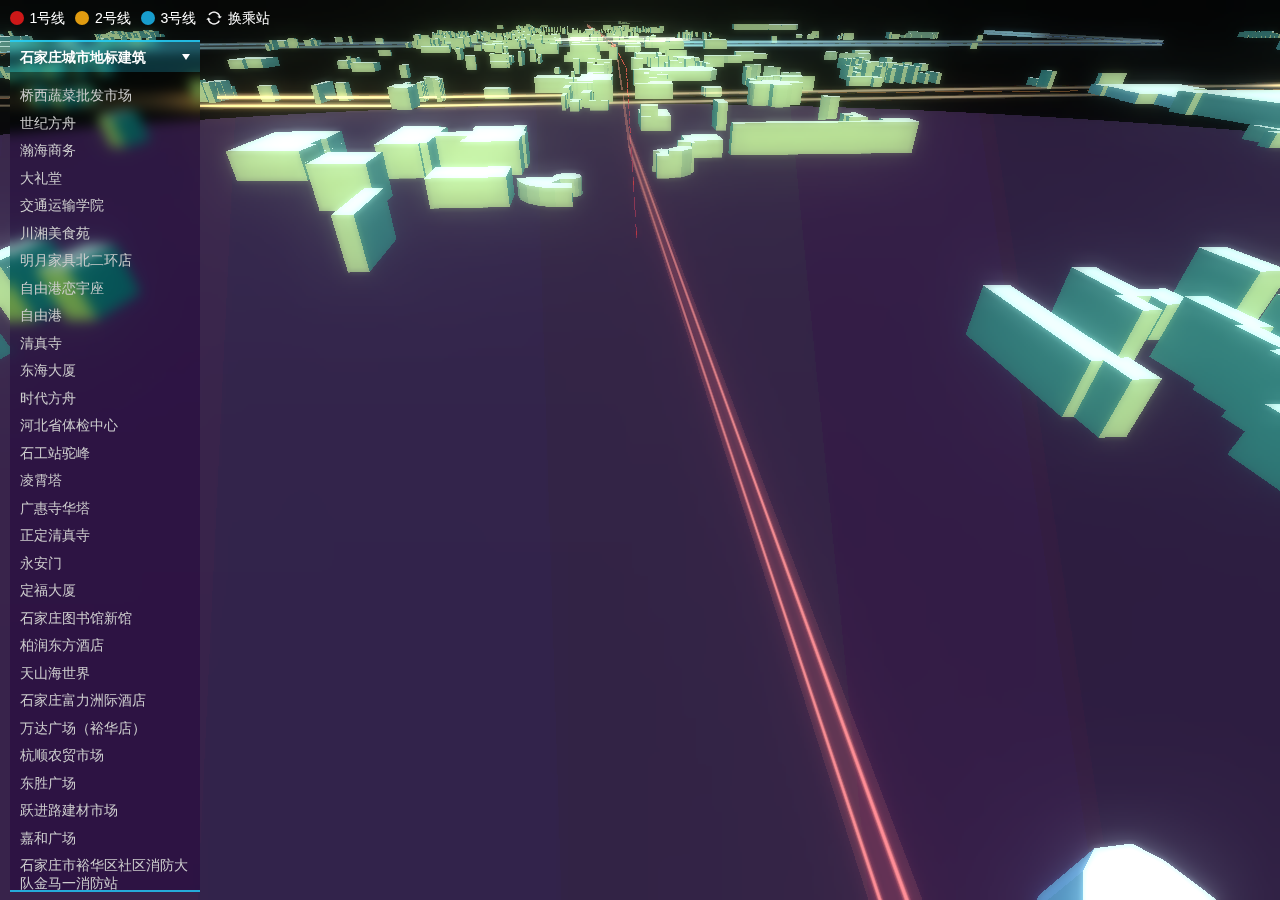
<file: project/anywhere/index.html>
<html>
<head>
  <title>石家庄城市建筑群与地铁规划 | 作品集 - 陈帅华的官方网站</title>
  <meta http-equiv="X-UA-Compatible" content="ie=edge" />
  <meta http-equiv="Content-Type" content="text/html;charset=UTF-8" />
  <meta name="viewport" content="width=device-width, initial-scale=1.0" />
  <script type="module" crossorigin src="./assets/index-b628554d.js"></script>
  <link rel="modulepreload" crossorigin href="./assets/three-c9aa29e0.js">
  <link rel="modulepreload" crossorigin href="./assets/TWEEN-c4fd70ef.js">
  <link rel="modulepreload" crossorigin href="./assets/turf-41c10b3e.js">
  <link rel="stylesheet" href="./assets/index-4bf1d468.css">
</head>
<body>
  <div id="canvasTexture"></div>
  <div class="sketch loading" id="app"></div>
  <div class="subway-mark">
    <div class="line line1">1号线</div>
    <div class="line line2">2号线</div>
    <div class="line line3">3号线</div>
    <div class="icon">
      <img src="imgs/change.png" width="16" />
      <span>换乘站</span>
    </div>
  </div>
  <div class="landmarks-wrap show">
    <div class="title-bar">石家庄城市地标建筑</div>
    <div id="landmarks"></div>
  </div>
  <script src="lib/grender.min.js"></script>
  <script src="lib/d3.v7.min.js"></script>
  
</body>
</html>
</file>
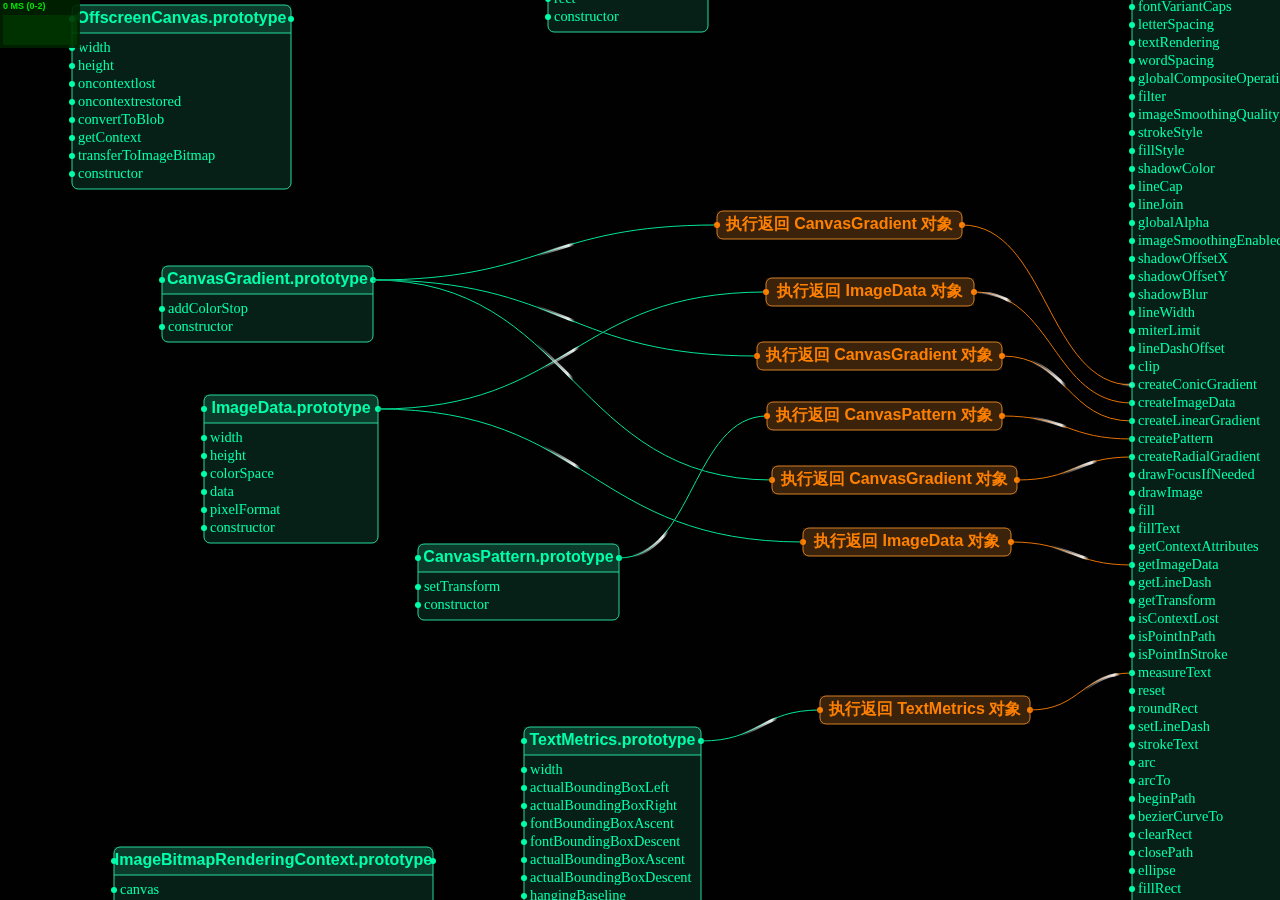
<file: project/canvas2dcontext/index.html>
<!DOCTYPE html>
<html lang="en">

<head>
  <meta charset="UTF-8" />
  <meta http-equiv="X-UA-Compatible" content="IE=edge" />
  <meta name="viewport" content="width=device-width, initial-scale=1.0" />
  <title>HTML5 Canvas 2D Context | 作品集 - 帅华的官方网站</title>
  <style>
    html,
    body {
      height: 100%;
    }

    body {
      margin: 0;
      display: flex;
      align-items: center;
    }

    #app {
      margin: 0 auto;
      background-color: #010101;
      cursor: grab;
      overflow: hidden;
    }
  </style>
  <script type="module" crossorigin src="./assets/index.3a2dbad0.js"></script>
</head>

<body>
  <div id="app"></div>
  
</body>

</html>
</file>
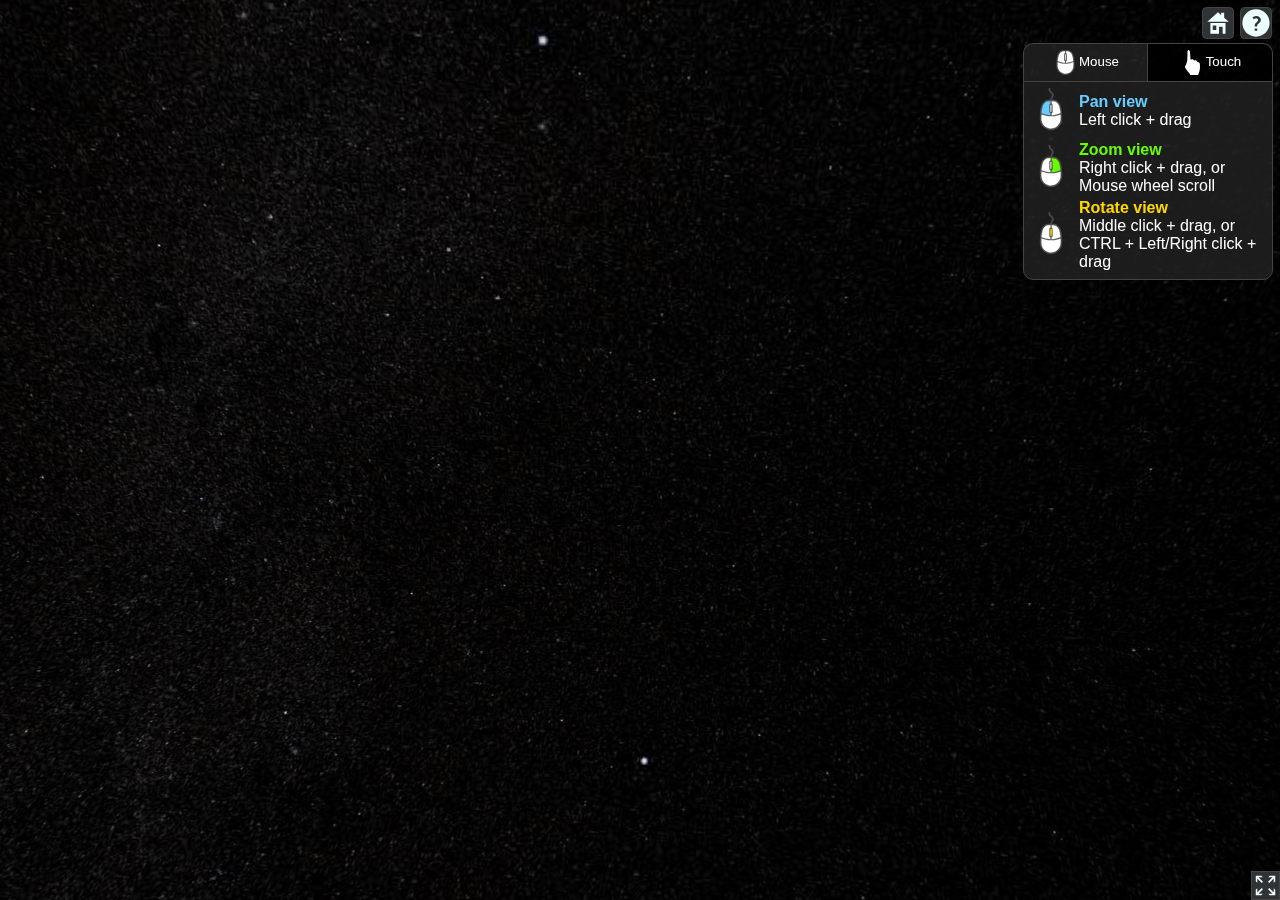
<file: project/cesium-river/index.html>
<!DOCTYPE html>
<html>

<head>
  <title>河流 | 作品集 - 陈帅华的官方网站</title>
  <meta http-equiv="X-UA-Compatible" content="ie=edge" />
  <meta http-equiv="Content-Type" content="text/html;charset=UTF-8" />
  <meta name="viewport" content="width=device-width, initial-scale=1.0" />
  <style>
    body {
      margin: 0;
    }

    .cesium-viewer {
      height: 100vh !important;
    }
  </style>
  <script type="module" crossorigin src="./assets/index-c4f89c4f.js"></script>
  <link rel="stylesheet" href="./assets/index-c1344919.css">
</head>

<body>
  <div id="map"></div>
  
</body>

</html>
</file>
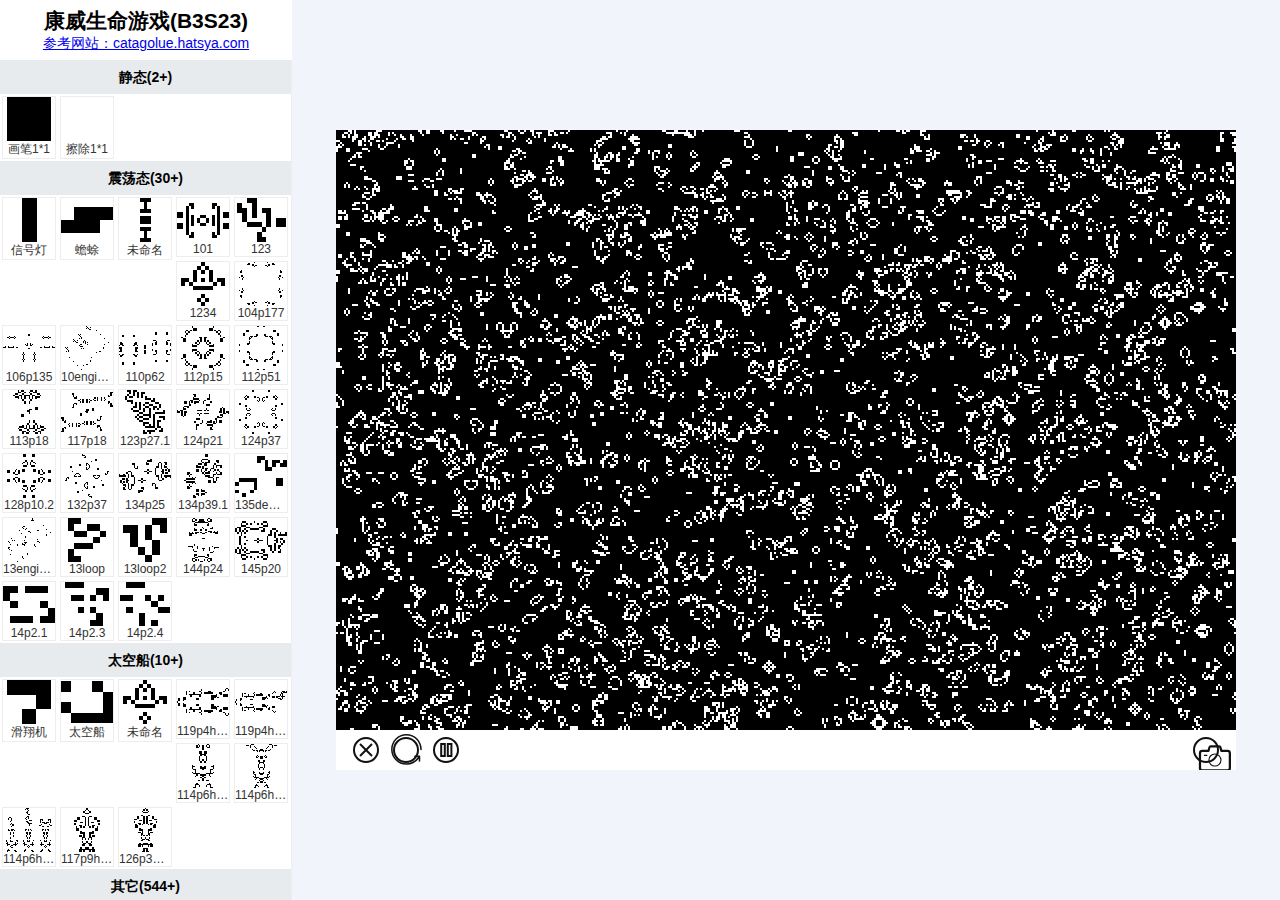
<file: project/conwaylifegame/index.html>
<!DOCTYPE html>
<html>

<head>
  <meta http-equiv="X-UA-Compatible" content="IE=edge" />
  <meta name="viewport" content="width=device-width, initial-scale=1.0" />
  <meta name="description" content="Conway's Game of Life. Based on JavaScript Canvas implementation" />
  <meta http-equiv="Content-Type" content="text/html;charset=UTF-8" />
  <title>康威生命游戏 | 作品集 - 陈帅华的官方网站</title>
  <script type="module" crossorigin src="./assets/index.7a6d8ef8.js"></script>
  <link rel="stylesheet" href="./assets/index.62d08cb0.css">
</head>

<body>
  <div id="header">
    <h2>康威生命游戏(B3S23)</h2>
    <a href="https://catagolue.hatsya.com/rules/b3s23life" target="_blank">参考网站：catagolue.hatsya.com</a>
  </div>
  <div class="sketch">
    <div>
      <canvas id="myCanvas"></canvas>
      <div id="controller"></div>
    </div>
  </div>
  <div id="presetting"></div>

  
  <script>
    const width = 900;
    const height = 600;
    const scale = 2;

    Module = {};
    Module.onRuntimeInitialized = function () {
      var canvas = document.getElementById('myCanvas');
      var ctx = canvas.getContext("2d");
      canvas.width = width;
      canvas.height = height;
      Module._init_env(width / scale, height / scale, scale);

      canvas.addEventListener("click", onMouseClick, true);

      window.requestAnimationFrame(update);
    }

    function update() {
      var buf_addr = Module._step();
      var u8o = new Uint8ClampedArray(Module.HEAPU8.subarray(buf_addr,
        buf_addr + width * height * 4));
      var imgData = new ImageData(u8o, width, height);

      var canvas = document.getElementById('myCanvas');
      var ctx = canvas.getContext('2d');
      ctx.putImageData(imgData, 0, 0);
      window.requestAnimationFrame(update);
    }

    function getPointOnCanvas(canvas, x, y) {
      var bbox = canvas.getBoundingClientRect();
      return {
        x: x - bbox.left * (canvas.width / bbox.width),
        y: y - bbox.top * (canvas.height / bbox.height)
      };
    }

    function onMouseClick(event) {
      var canvas = document.getElementById('myCanvas');
      var loc = getPointOnCanvas(canvas, event.clientX, event.clientY);
      if (window.applyData && window.applyData.length) {
        let currentX = loc.x;
        let currentY = loc.y;
        applyData.forEach(d => {
          switch (d) {
            case 0:
              Module._changeState(currentX, currentY, false);
              currentX += scale;
              break;
            case 1:
              Module._changeState(currentX, currentY, true);
              currentX += scale;
              break;
            case -1:
              currentX = loc.x;
              currentY += scale;
              break;
          }
        })
      } else {
        Module._on_mouse_click(loc.x, loc.y);
      }
    }
  </script>
  <script src="./life.js"></script>
</body>

</html>
</file>
<file: assets/style-CpgYa4_M.css>
.vp-back-to-top-button{position:fixed!important;bottom:4rem;inset-inline-end:1rem;z-index:100;width:3rem;height:3rem;padding:.5rem;border-width:0;border-radius:50%;background:var(--back-to-top-bg-color);color:var(--back-to-top-color);box-shadow:2px 2px 10px 4px var(--back-to-top-shadow);cursor:pointer}@media (max-width: 959px){.vp-back-to-top-button{width:2.5rem;height:2.5rem}}@media print{.vp-back-to-top-button{display:none}}.vp-back-to-top-button:hover{color:var(--back-to-top-color-hover)}.vp-back-to-top-button .back-to-top-icon{overflow:hidden;width:100%;height:100%;background:currentcolor;border-radius:50%;-webkit-mask-image:var(--back-to-top-icon);mask-image:var(--back-to-top-icon);-webkit-mask-position:50%;mask-position:50%;-webkit-mask-size:cover;mask-size:cover}.vp-scroll-progress{position:absolute;right:-2px;bottom:-2px;width:calc(100% + 4px);height:calc(100% + 4px)}.vp-scroll-progress svg{width:100%;height:100%}.vp-scroll-progress circle{opacity:.9;fill:none;stroke:currentColor;transform:rotate(-90deg);transform-origin:50% 50%;r:22;stroke-dasharray:0% 314.1593%;stroke-width:3px}@media (max-width: 959px){.vp-scroll-progress circle{r:18}}.back-to-top-enter-active,.back-to-top-leave-active{transition:opacity .3s}.back-to-top-enter-from,.back-to-top-leave-to{opacity:0}:root{--back-to-top-z-index: 5;--back-to-top-icon: url("data:image/svg+xml,%3csvg%20xmlns='http://www.w3.org/2000/svg'%20viewBox='0%200%201024%201024'%3e%3cpath%20d='M512%20843.2c-36.2%200-66.4-13.6-85.8-21.8-10.8-4.6-22.6%203.6-21.8%2015.2l7%20102c.4%206.2%207.6%209.4%2012.6%205.6l29-22c3.6-2.8%209-1.8%2011.4%202l41%2064.2c3%204.8%2010.2%204.8%2013.2%200l41-64.2c2.4-3.8%207.8-4.8%2011.4-2l29%2022c5%203.8%2012.2.6%2012.6-5.6l7-102c.8-11.6-11-20-21.8-15.2-19.6%208.2-49.6%2021.8-85.8%2021.8'/%3e%3cpath%20d='m795.4%20586.2-96-98.2C699.4%20172%20513%2032%20513%2032S324.8%20172%20324.8%20488l-96%2098.2c-3.6%203.6-5.2%209-4.4%2014.2L261.2%20824c1.8%2011.4%2014.2%2017%2023.6%2010.8L419%20744s41.4%2040%2094.2%2040%2092.2-40%2092.2-40l134.2%2090.8c9.2%206.2%2021.6.6%2023.6-10.8l37-223.8c.4-5.2-1.2-10.4-4.8-14M513%20384c-34%200-61.4-28.6-61.4-64s27.6-64%2061.4-64c34%200%2061.4%2028.6%2061.4%2064S547%20384%20513%20384'/%3e%3c/svg%3e");--back-to-top-bg-color: #fff;--back-to-top-color: #3eaf7c;--back-to-top-color-hover: #71cda3;--back-to-top-shadow: rgb(0 0 0 / 20%)}div[class*=language-]:hover:before{display:none}div[class*=language-]:hover .vp-copy-code-button{opacity:1}.vp-copy-code-button{position:absolute;top:.5em;right:.5em;z-index:5;width:2.5rem;height:2.5rem;padding:0;border-width:0;border-radius:.5rem;background:transparent;outline:none;opacity:0;cursor:pointer;transition:opacity .4s}@media print{.vp-copy-code-button{display:none}}.vp-copy-code-button:focus,.vp-copy-code-button.copied{opacity:1}.vp-copy-code-button:hover,.vp-copy-code-button.copied{background:var(--copy-code-hover)}.vp-copy-code-button.copied .vp-copy-icon{-webkit-mask-image:var(--code-copied-icon);mask-image:var(--code-copied-icon)}.vp-copy-code-button.copied:after{content:attr(data-copied);position:absolute;top:0;right:calc(100% + .25rem);display:block;height:1.25rem;padding:.625rem;border-radius:.5rem;background:var(--copy-code-hover);color:var(--copy-code-color);font-weight:500;line-height:1.25rem;white-space:nowrap}.vp-copy-icon{width:1.25rem;height:1.25rem;padding:.625rem;background:currentcolor;color:var(--copy-code-color);font-size:1.25rem;-webkit-mask-image:var(--code-copy-icon);mask-image:var(--code-copy-icon);-webkit-mask-position:50%;mask-position:50%;-webkit-mask-repeat:no-repeat;mask-repeat:no-repeat;-webkit-mask-size:1em;mask-size:1em}:root{--code-copy-icon: url("data:image/svg+xml,%3csvg%20xmlns='http://www.w3.org/2000/svg'%20viewBox='0%200%2024%2024'%20fill='none'%20height='20'%20width='20'%20stroke='rgba(128,128,128,1)'%20stroke-width='2'%3e%3cpath%20stroke-linecap='round'%20stroke-linejoin='round'%20d='M9%205H7a2%202%200%200%200-2%202v12a2%202%200%200%200%202%202h10a2%202%200%200%200%202-2V7a2%202%200%200%200-2-2h-2M9%205a2%202%200%200%200%202%202h2a2%202%200%200%200%202-2M9%205a2%202%200%200%201%202-2h2a2%202%200%200%201%202%202'%20/%3e%3c/svg%3e");--code-copied-icon: url("data:image/svg+xml,%3csvg%20xmlns='http://www.w3.org/2000/svg'%20viewBox='0%200%2024%2024'%20fill='none'%20height='20'%20width='20'%20stroke='rgba(128,128,128,1)'%20stroke-width='2'%3e%3cpath%20stroke-linecap='round'%20stroke-linejoin='round'%20d='M9%205H7a2%202%200%200%200-2%202v12a2%202%200%200%200%202%202h10a2%202%200%200%200%202-2V7a2%202%200%200%200-2-2h-2M9%205a2%202%200%200%200%202%202h2a2%202%200%200%200%202-2M9%205a2%202%200%200%201%202-2h2a2%202%200%200%201%202%202m-6%209%202%202%204-4'%20/%3e%3c/svg%3e");--copy-code-color: #9e9e9e;--copy-code-hover: rgb(0 0 0 / 50%)}:root{--external-link-icon-color: #aaa}.external-link-icon{position:relative;display:inline-block;color:var(--external-link-icon-color);vertical-align:middle;top:-1px}@media print{.external-link-icon{display:none}}.external-link-icon-sr-only{position:absolute;width:1px;height:1px;padding:0;margin:-1px;overflow:hidden;clip:rect(0,0,0,0);white-space:nowrap;border-width:0;-webkit-user-select:none;-moz-user-select:none;user-select:none}:root{--medium-zoom-z-index: 100;--medium-zoom-bg-color: #ffffff;--medium-zoom-opacity: 1}.medium-zoom-overlay{background-color:var(--medium-zoom-bg-color)!important;z-index:var(--medium-zoom-z-index)}.medium-zoom-overlay~img{z-index:calc(var(--medium-zoom-z-index) + 1)}.medium-zoom--opened .medium-zoom-overlay{opacity:var(--medium-zoom-opacity)}:root{--nprogress-color: #29d;--nprogress-z-index: 1031}#nprogress{pointer-events:none}#nprogress .bar{background:var(--nprogress-color);position:fixed;z-index:var(--nprogress-z-index);top:0;left:0;width:100%;height:2px}:root{--c-brand: #3eaf7c;--c-brand-light: #4abf8a;--c-bg: #ffffff;--c-bg-light: #f3f4f5;--c-bg-lighter: #eeeeee;--c-bg-dark: #ebebec;--c-bg-darker: #e6e6e6;--c-bg-navbar: var(--c-bg);--c-bg-sidebar: var(--c-bg);--c-bg-arrow: #cccccc;--c-text: #2c3e50;--c-text-accent: var(--c-brand);--c-text-light: #3a5169;--c-text-lighter: #4e6e8e;--c-text-lightest: #6a8bad;--c-text-quote: #999999;--c-border: #eaecef;--c-border-dark: #dfe2e5;--c-tip: #42b983;--c-tip-bg: var(--c-bg-light);--c-tip-title: var(--c-text);--c-tip-text: var(--c-text);--c-tip-text-accent: var(--c-text-accent);--c-warning: #ffc310;--c-warning-bg: #fffae3;--c-warning-bg-light: #fff3ba;--c-warning-bg-lighter: #fff0b0;--c-warning-border-dark: #f7dc91;--c-warning-details-bg: #fff5ca;--c-warning-title: #f1b300;--c-warning-text: #746000;--c-warning-text-accent: #edb100;--c-warning-text-light: #c1971c;--c-warning-text-quote: #ccab49;--c-danger: #f11e37;--c-danger-bg: #ffe0e0;--c-danger-bg-light: #ffcfde;--c-danger-bg-lighter: #ffc9c9;--c-danger-border-dark: #f1abab;--c-danger-details-bg: #ffd4d4;--c-danger-title: #ed1e2c;--c-danger-text: #660000;--c-danger-text-accent: #bd1a1a;--c-danger-text-light: #b5474d;--c-danger-text-quote: #c15b5b;--c-details-bg: #eeeeee;--c-badge-tip: var(--c-tip);--c-badge-warning: #ecc808;--c-badge-warning-text: var(--c-bg);--c-badge-danger: #dc2626;--c-badge-danger-text: var(--c-bg);--c-code-group-tab-title: rgba(255, 255, 255, .9);--c-code-group-tab-bg: var(--code-bg-color);--c-code-group-tab-outline: var(var(--c-code-group-tab-title));--c-code-group-tab-active-border: var(--c-brand);--t-color: .3s ease;--t-transform: .3s ease;--code-bg-color: #282c34;--code-hl-bg-color: rgba(0, 0, 0, .66);--code-ln-color: #9e9e9e;--code-ln-wrapper-width: 3.5rem;--font-family: -apple-system, BlinkMacSystemFont, "Segoe UI", Roboto, Oxygen, Ubuntu, Cantarell, "Fira Sans", "Droid Sans", "Helvetica Neue", sans-serif;--font-family-code: Consolas, Monaco, "Andale Mono", "Ubuntu Mono", monospace;--navbar-height: 3.6rem;--navbar-padding-v: .7rem;--navbar-padding-h: 1.5rem;--sidebar-width: 20rem;--sidebar-width-mobile: calc(var(--sidebar-width) * .82);--content-width: 740px;--homepage-width: 960px}.vp-back-to-top-button{--back-to-top-color: var(--c-brand);--back-to-top-color-hover: var(--c-brand-light);--back-to-top-bg-color: var(--c-bg)}.vp-catalog-wrapper{--catalog-bg-color: var(--c-bg);--catalog-bg-secondary-color: var(--c-bg-dark);--catalog-border-color: var(--c-border);--catalog-active-color: var(--c-brand);--catalog-hover-color: var(--c-brand-light)}.DocSearch{--docsearch-primary-color: var(--c-brand);--docsearch-text-color: var(--c-text);--docsearch-highlight-color: var(--c-brand);--docsearch-muted-color: var(--c-text-quote);--docsearch-container-background: rgba(9, 10, 17, .8);--docsearch-modal-background: var(--c-bg-light);--docsearch-searchbox-background: var(--c-bg-lighter);--docsearch-searchbox-focus-background: var(--c-bg);--docsearch-searchbox-shadow: inset 0 0 0 2px var(--c-brand);--docsearch-hit-color: var(--c-text-light);--docsearch-hit-active-color: var(--c-bg);--docsearch-hit-background: var(--c-bg);--docsearch-hit-shadow: 0 1px 3px 0 var(--c-border-dark);--docsearch-footer-background: var(--c-bg)}.external-link-icon{--external-link-icon-color: var(--c-text-quote)}.medium-zoom-overlay{--medium-zoom-bg-color: var(--c-bg)}#nprogress{--nprogress-color: var(--c-brand)}body{--photo-swipe-bullet: var(--c-bg);--photo-swipe-bullet-active: var(--c-brand)}body{--pwa-text-color: var(--c-text);--pwa-bg-color: var(--c-bg);--pwa-border-color: var(--c-brand);--pwa-btn-text-color: var(--c-bg);--pwa-btn-bg-color: var(--c-brand);--pwa-btn-hover-bg-color: var(--c-brand-light)}.language-modal-mask{--redirect-bg-color: var(--c-bg);--redirect-bg-color-light: var(--c-bg-light);--redirect-bg-color-lighter: var(--c-bg-lighter);--redirect-text-color: var(--c-text);--redirect-primary-bg-color: var(--c-brand);--redirect-primary-hover-bg-color: var(--c-brand-light);--redirect-primary-text-color: var(--c-bg)}.search-box{--search-bg-color: var(--c-bg);--search-accent-color: var(--c-brand);--search-text-color: var(--c-text);--search-border-color: var(--c-border);--search-item-text-color: var(--c-text-lighter);--search-item-focus-bg-color: var(--c-bg-light)}html.dark{--c-brand: #3aa675;--c-brand-light: #349469;--c-bg: #22272e;--c-bg-light: #2b313a;--c-bg-lighter: #262c34;--c-bg-dark: #343b44;--c-bg-darker: #37404c;--c-text: #adbac7;--c-text-light: #96a7b7;--c-text-lighter: #8b9eb0;--c-text-lightest: #8094a8;--c-border: #3e4c5a;--c-border-dark: #34404c;--c-tip: #318a62;--c-warning: #e0ad15;--c-warning-bg: #2d2f2d;--c-warning-bg-light: #423e2a;--c-warning-bg-lighter: #44442f;--c-warning-border-dark: #957c35;--c-warning-details-bg: #39392d;--c-warning-title: #fdca31;--c-warning-text: #d8d96d;--c-warning-text-accent: #ffbf00;--c-warning-text-light: #ddb84b;--c-warning-text-quote: #ccab49;--c-danger: #fc1e38;--c-danger-bg: #39232c;--c-danger-bg-light: #4b2b35;--c-danger-bg-lighter: #553040;--c-danger-border-dark: #a25151;--c-danger-details-bg: #482936;--c-danger-title: #fc2d3b;--c-danger-text: #ea9ca0;--c-danger-text-accent: #fd3636;--c-danger-text-light: #d9777c;--c-danger-text-quote: #d56b6b;--c-details-bg: #323843;--c-badge-warning: var(--c-warning);--c-badge-warning-text: #3c2e05;--c-badge-danger: var(--c-danger);--c-badge-danger-text: #401416;--code-hl-bg-color: #363b46}html.dark .DocSearch{--docsearch-logo-color: var(--c-text);--docsearch-modal-shadow: inset 1px 1px 0 0 #2c2e40, 0 3px 8px 0 #000309;--docsearch-key-shadow: inset 0 -2px 0 0 #282d55, inset 0 0 1px 1px #51577d, 0 2px 2px 0 rgba(3, 4, 9, .3);--docsearch-key-gradient: linear-gradient(-225deg, #444950, #1c1e21);--docsearch-footer-shadow: inset 0 1px 0 0 rgba(73, 76, 106, .5), 0 -4px 8px 0 rgba(0, 0, 0, .2)}html.dark body{--pwa-shadow-color: rgb(0 0 0 / 30%);--pwa-content-color: #ccc;--pwa-content-light-color: #999}html,body{padding:0;margin:0;background-color:var(--c-bg);transition:background-color var(--t-color)}html.dark{color-scheme:dark}html{font-size:16px}body{font-family:var(--font-family);-webkit-font-smoothing:antialiased;-moz-osx-font-smoothing:grayscale;font-size:1rem;color:var(--c-text)}a{font-weight:500;color:var(--c-text-accent);text-decoration:none;overflow-wrap:break-word}p a code{font-weight:400;color:var(--c-text-accent)}kbd{font-family:var(--font-family-code);color:var(--c-text);background:var(--c-bg-lighter);border:solid .15rem var(--c-border-dark);border-bottom:solid .25rem var(--c-border-dark);border-radius:.15rem;padding:0 .15em}code{font-family:var(--font-family-code);color:var(--c-text-lighter);padding:.25rem .5rem;margin:0;font-size:.85em;background-color:var(--c-bg-light);border-radius:3px;overflow-wrap:break-word;transition:background-color var(--t-color)}blockquote{font-size:1rem;color:var(--c-text-quote);border-left:.2rem solid var(--c-border-dark);margin:1rem 0;padding:.25rem 0 .25rem 1rem;overflow-wrap:break-word}blockquote>p{margin:0}ul,ol{padding-left:1.2em}strong{font-weight:600}h1,h2,h3,h4,h5,h6{font-weight:600;line-height:1.25;overflow-wrap:break-word}h1:focus-visible,h2:focus-visible,h3:focus-visible,h4:focus-visible,h5:focus-visible,h6:focus-visible{outline:none}h1 .header-anchor,h2 .header-anchor,h3 .header-anchor,h4 .header-anchor,h5 .header-anchor,h6 .header-anchor{color:inherit;text-decoration:none;position:relative}h1 .header-anchor:hover:before,h2 .header-anchor:hover:before,h3 .header-anchor:hover:before,h4 .header-anchor:hover:before,h5 .header-anchor:hover:before,h6 .header-anchor:hover:before{font-size:.8em;content:"¶";position:absolute;left:-.75em;color:var(--c-brand)}h1 .header-anchor:focus-visible,h2 .header-anchor:focus-visible,h3 .header-anchor:focus-visible,h4 .header-anchor:focus-visible,h5 .header-anchor:focus-visible,h6 .header-anchor:focus-visible{outline:none}h1 .header-anchor:focus-visible:before,h2 .header-anchor:focus-visible:before,h3 .header-anchor:focus-visible:before,h4 .header-anchor:focus-visible:before,h5 .header-anchor:focus-visible:before,h6 .header-anchor:focus-visible:before{content:"¶";position:absolute;left:-.75em;color:var(--c-brand);outline:auto}h1{font-size:2.2rem}h2{font-size:1.65rem;padding-bottom:.3rem;border-bottom:1px solid var(--c-border);transition:border-color var(--t-color)}h3{font-size:1.35rem}h4{font-size:1.15rem}h5{font-size:1.05rem}h6{font-size:1rem}@media print{a[href^="http://"]:after,a[href^="https://"]:after{content:" (" attr(href) ") "}}p,ul,ol{line-height:1.7;overflow-wrap:break-word}hr{border:0;border-top:1px solid var(--c-border)}table{border-collapse:collapse;margin:1rem 0;display:block;overflow-x:auto;transition:border-color var(--t-color)}tr{border-top:1px solid var(--c-border-dark);transition:border-color var(--t-color)}tr:nth-child(2n){background-color:var(--c-bg-light);transition:background-color var(--t-color)}tr:nth-child(2n) code{background-color:var(--c-bg-dark)}th,td{padding:.6em 1em;border:1px solid var(--c-border-dark);transition:border-color var(--t-color)}.arrow{display:inline-block;width:0;height:0}.arrow.up{border-left:4px solid transparent;border-right:4px solid transparent;border-bottom:6px solid var(--c-bg-arrow)}.arrow.down{border-left:4px solid transparent;border-right:4px solid transparent;border-top:6px solid var(--c-bg-arrow)}.arrow.right{border-top:4px solid transparent;border-bottom:4px solid transparent;border-left:6px solid var(--c-bg-arrow)}.arrow.left{border-top:4px solid transparent;border-bottom:4px solid transparent;border-right:6px solid var(--c-bg-arrow)}.badge{display:inline-block;font-size:14px;font-weight:600;height:18px;line-height:18px;border-radius:3px;padding:0 6px;color:var(--c-bg);vertical-align:top;transition:color var(--t-color),background-color var(--t-color)}.badge.tip{background-color:var(--c-badge-tip)}.badge.warning{background-color:var(--c-badge-warning);color:var(--c-badge-warning-text)}.badge.danger{background-color:var(--c-badge-danger);color:var(--c-badge-danger-text)}.badge+.badge{margin-left:5px}code[class*=language-],pre[class*=language-]{color:#ccc;background:none;font-family:var(--font-family-code);font-size:1em;text-align:left;white-space:pre;word-spacing:normal;word-break:normal;word-wrap:normal;line-height:1.5;-moz-tab-size:4;-o-tab-size:4;tab-size:4;-webkit-hyphens:none;hyphens:none}pre[class*=language-]{padding:1em;margin:.5em 0;overflow:auto}:not(pre)>code[class*=language-],pre[class*=language-]{background:#2d2d2d}:not(pre)>code[class*=language-]{padding:.1em;border-radius:.3em;white-space:normal}.token.comment,.token.block-comment,.token.prolog,.token.doctype,.token.cdata{color:#999}.token.punctuation{color:#ccc}.token.tag,.token.attr-name,.token.namespace,.token.deleted{color:#ec5975}.token.function-name{color:#6196cc}.token.boolean,.token.number,.token.function{color:#f08d49}.token.property,.token.class-name,.token.constant,.token.symbol{color:#f8c555}.token.selector,.token.important,.token.atrule,.token.keyword,.token.builtin{color:#cc99cd}.token.string,.token.char,.token.attr-value,.token.regex,.token.variable{color:#7ec699}.token.operator,.token.entity,.token.url{color:#67cdcc}.token.important,.token.bold{font-weight:700}.token.italic{font-style:italic}.token.entity{cursor:help}.token.inserted{color:#3eaf7c}.theme-default-content pre,.theme-default-content pre[class*=language-]{line-height:1.375;padding:1.3rem 1.5rem;margin:.85rem 0;border-radius:6px;overflow:auto}.theme-default-content pre code,.theme-default-content pre[class*=language-] code{color:#fff;padding:0;background-color:transparent!important;border-radius:0;overflow-wrap:unset;-webkit-font-smoothing:auto;-moz-osx-font-smoothing:auto}.theme-default-content .line-number{font-family:var(--font-family-code)}div[class*=language-]{position:relative;background-color:var(--code-bg-color);border-radius:6px}div[class*=language-]:before{content:attr(data-title);position:absolute;z-index:3;top:.8em;right:1em;font-size:.75rem;color:var(--code-ln-color)}div[class*=language-] pre,div[class*=language-] pre[class*=language-]{background:transparent!important;position:relative;z-index:1}div[class*=language-] .highlight-lines{-webkit-user-select:none;-moz-user-select:none;user-select:none;padding-top:1.3rem;position:absolute;top:0;left:0;width:100%;line-height:1.375}div[class*=language-] .highlight-lines .highlight-line{background-color:var(--code-hl-bg-color)}div[class*=language-]:not(.line-numbers-mode) .line-numbers{display:none}div[class*=language-].line-numbers-mode .highlight-lines .highlight-line{position:relative}div[class*=language-].line-numbers-mode .highlight-lines .highlight-line:before{content:" ";position:absolute;z-index:2;left:0;top:0;display:block;width:var(--code-ln-wrapper-width);height:100%}div[class*=language-].line-numbers-mode pre{margin-left:var(--code-ln-wrapper-width);padding-left:1rem;vertical-align:middle}div[class*=language-].line-numbers-mode .line-numbers{position:absolute;top:0;width:var(--code-ln-wrapper-width);text-align:center;color:var(--code-ln-color);padding-top:1.25rem;line-height:1.375;counter-reset:line-number}div[class*=language-].line-numbers-mode .line-numbers .line-number{position:relative;z-index:3;-webkit-user-select:none;-moz-user-select:none;user-select:none;height:1.375em}div[class*=language-].line-numbers-mode .line-numbers .line-number:before{counter-increment:line-number;content:counter(line-number);font-size:.85em}div[class*=language-].line-numbers-mode:after{content:"";position:absolute;top:0;left:0;width:var(--code-ln-wrapper-width);height:100%;border-radius:6px 0 0 6px;border-right:1px solid var(--code-hl-bg-color)}@media (max-width: 419px){.theme-default-content div[class*=language-]{margin:.85rem -1.5rem;border-radius:0}}.code-group__nav{margin-top:.85rem;margin-bottom:calc(-1.7rem - 6px);padding-bottom:calc(1.7rem - 6px);padding-left:10px;padding-top:10px;border-top-left-radius:6px;border-top-right-radius:6px;background-color:var(--c-code-group-tab-bg)}.code-group__nav-tab{border:0;padding:5px;cursor:pointer;background-color:transparent;font-size:.85em;line-height:1.4;color:var(--c-code-group-tab-title);font-weight:600}.code-group__nav-tab:focus{outline:none}.code-group__nav-tab:focus-visible{outline:1px solid var(--c-code-group-tab-outline)}.code-group__nav-tab-active{border-bottom:var(--c-code-group-tab-active-border) 1px solid}@media (max-width: 419px){.code-group__nav{margin-left:-1.5rem;margin-right:-1.5rem;border-radius:0}}.code-group-item{display:none}.code-group-item__active{display:block}.code-group-item>pre{background-color:orange}.custom-container{transition:color var(--t-color),border-color var(--t-color),background-color var(--t-color)}.custom-container .custom-container-title{font-weight:600}.custom-container .custom-container-title:not(:only-child){margin-bottom:-.4rem}.custom-container.tip,.custom-container.warning,.custom-container.danger{padding:.1rem 1.5rem;border-left-width:.5rem;border-left-style:solid;margin:1rem 0}.custom-container.tip{border-color:var(--c-tip);background-color:var(--c-tip-bg);color:var(--c-tip-text)}.custom-container.tip .custom-container-title{color:var(--c-tip-title)}.custom-container.tip a{color:var(--c-tip-text-accent)}.custom-container.tip code{background-color:var(--c-bg-dark)}.custom-container.warning{border-color:var(--c-warning);background-color:var(--c-warning-bg);color:var(--c-warning-text)}.custom-container.warning .custom-container-title{color:var(--c-warning-title)}.custom-container.warning a{color:var(--c-warning-text-accent)}.custom-container.warning blockquote{border-left-color:var(--c-warning-border-dark);color:var(--c-warning-text-quote)}.custom-container.warning code{color:var(--c-warning-text-light);background-color:var(--c-warning-bg-light)}.custom-container.warning details{background-color:var(--c-warning-details-bg)}.custom-container.warning details code{background-color:var(--c-warning-bg-lighter)}.custom-container.warning .external-link-icon{--external-link-icon-color: var(--c-warning-text-quote)}.custom-container.danger{border-color:var(--c-danger);background-color:var(--c-danger-bg);color:var(--c-danger-text)}.custom-container.danger .custom-container-title{color:var(--c-danger-title)}.custom-container.danger a{color:var(--c-danger-text-accent)}.custom-container.danger blockquote{border-left-color:var(--c-danger-border-dark);color:var(--c-danger-text-quote)}.custom-container.danger code{color:var(--c-danger-text-light);background-color:var(--c-danger-bg-light)}.custom-container.danger details{background-color:var(--c-danger-details-bg)}.custom-container.danger details code{background-color:var(--c-danger-bg-lighter)}.custom-container.danger .external-link-icon{--external-link-icon-color: var(--c-danger-text-quote)}.custom-container.details{display:block;position:relative;border-radius:2px;margin:1.6em 0;padding:1.6em;background-color:var(--c-details-bg)}.custom-container.details code{background-color:var(--c-bg-darker)}.custom-container.details h4{margin-top:0}.custom-container.details figure:last-child,.custom-container.details p:last-child{margin-bottom:0;padding-bottom:0}.custom-container.details summary{outline:none;cursor:pointer}.home{padding:var(--navbar-height) 2rem 0;max-width:var(--homepage-width);margin:0 auto;display:block}.home .hero{text-align:center}.home .hero img{max-width:100%;max-height:280px;display:block;margin:3rem auto 1.5rem}.home .hero h1{font-size:3rem}.home .hero h1,.home .hero .description,.home .hero .actions{margin:1.8rem auto}.home .hero .actions{display:flex;flex-wrap:wrap;gap:1rem;justify-content:center}.home .hero .description{max-width:35rem;font-size:1.6rem;line-height:1.3;color:var(--c-text-lightest)}.home .hero .action-button{display:inline-block;font-size:1.2rem;padding:.8rem 1.6rem;border-width:2px;border-style:solid;border-radius:4px;transition:background-color var(--t-color);box-sizing:border-box}.home .hero .action-button.primary{color:var(--c-bg);background-color:var(--c-brand);border-color:var(--c-brand)}.home .hero .action-button.primary:hover{background-color:var(--c-brand-light)}.home .hero .action-button.secondary{color:var(--c-brand);background-color:var(--c-bg);border-color:var(--c-brand)}.home .hero .action-button.secondary:hover{color:var(--c-bg);background-color:var(--c-brand-light)}.home .features{border-top:1px solid var(--c-border);transition:border-color var(--t-color);padding:1.2rem 0;margin-top:2.5rem;display:flex;flex-wrap:wrap;align-items:flex-start;align-content:stretch;justify-content:space-between}.home .feature{flex-grow:1;flex-basis:30%;max-width:30%}.home .feature h2{font-size:1.4rem;font-weight:500;border-bottom:none;padding-bottom:0;color:var(--c-text-light)}.home .feature p{color:var(--c-text-lighter)}.home .theme-default-content{padding:0;margin:0}.home .footer{padding:2.5rem;border-top:1px solid var(--c-border);text-align:center;color:var(--c-text-lighter);transition:border-color var(--t-color)}@media (max-width: 719px){.home .features{flex-direction:column}.home .feature{max-width:100%;padding:0 2.5rem}}@media (max-width: 419px){.home{padding-left:1.5rem;padding-right:1.5rem}.home .hero img{max-height:210px;margin:2rem auto 1.2rem}.home .hero h1{font-size:2rem}.home .hero h1,.home .hero .description,.home .hero .actions{margin:1.2rem auto}.home .hero .description{font-size:1.2rem}.home .hero .action-button{font-size:1rem;padding:.6rem 1.2rem}.home .feature h2{font-size:1.25rem}}.page{padding-top:var(--navbar-height);padding-left:var(--sidebar-width)}.navbar{position:fixed;z-index:20;top:0;left:0;right:0;height:var(--navbar-height);box-sizing:border-box;border-bottom:1px solid var(--c-border);background-color:var(--c-bg-navbar);transition:background-color var(--t-color),border-color var(--t-color)}.sidebar{font-size:16px;width:var(--sidebar-width);position:fixed;z-index:10;margin:0;top:var(--navbar-height);left:0;bottom:0;box-sizing:border-box;border-right:1px solid var(--c-border);overflow-y:auto;scrollbar-width:thin;scrollbar-color:var(--c-brand) var(--c-border);background-color:var(--c-bg-sidebar);transition:transform var(--t-transform),background-color var(--t-color),border-color var(--t-color)}.sidebar::-webkit-scrollbar{width:7px}.sidebar::-webkit-scrollbar-track{background-color:var(--c-border)}.sidebar::-webkit-scrollbar-thumb{background-color:var(--c-brand)}.sidebar-mask{position:fixed;z-index:9;top:0;left:0;width:100vw;height:100vh;display:none}.theme-container.sidebar-open .sidebar-mask{display:block}.theme-container.sidebar-open .navbar>.toggle-sidebar-button .icon span:nth-child(1){transform:rotate(45deg) translate3d(5.5px,5.5px,0)}.theme-container.sidebar-open .navbar>.toggle-sidebar-button .icon span:nth-child(2){transform:scale3d(0,1,1)}.theme-container.sidebar-open .navbar>.toggle-sidebar-button .icon span:nth-child(3){transform:rotate(-45deg) translate3d(6px,-6px,0)}.theme-container.sidebar-open .navbar>.toggle-sidebar-button .icon span:nth-child(1),.theme-container.sidebar-open .navbar>.toggle-sidebar-button .icon span:nth-child(3){transform-origin:center}.theme-container.no-navbar .theme-default-content h1,.theme-container.no-navbar .theme-default-content h2,.theme-container.no-navbar .theme-default-content h3,.theme-container.no-navbar .theme-default-content h4,.theme-container.no-navbar .theme-default-content h5,.theme-container.no-navbar .theme-default-content h6{margin-top:1.5rem;padding-top:0}.theme-container.no-navbar .page{padding-top:0}.theme-container.no-navbar .sidebar{top:0}.theme-container.no-sidebar .sidebar{display:none}@media (max-width: 719px){.theme-container.no-sidebar .sidebar{display:block}}.theme-container.no-sidebar .page{padding-left:0}.theme-default-content a:not(.header-anchor):hover{text-decoration:underline}.theme-default-content img{max-width:100%}.theme-default-content h1,.theme-default-content h2,.theme-default-content h3,.theme-default-content h4,.theme-default-content h5,.theme-default-content h6{margin-top:calc(.5rem - var(--navbar-height));padding-top:calc(1rem + var(--navbar-height));margin-bottom:0}.theme-default-content h1:first-child,.theme-default-content h2:first-child,.theme-default-content h3:first-child,.theme-default-content h4:first-child,.theme-default-content h5:first-child,.theme-default-content h6:first-child{margin-bottom:1rem}.theme-default-content h1:first-child+p,.theme-default-content h1:first-child+pre,.theme-default-content h1:first-child+.custom-container,.theme-default-content h2:first-child+p,.theme-default-content h2:first-child+pre,.theme-default-content h2:first-child+.custom-container,.theme-default-content h3:first-child+p,.theme-default-content h3:first-child+pre,.theme-default-content h3:first-child+.custom-container,.theme-default-content h4:first-child+p,.theme-default-content h4:first-child+pre,.theme-default-content h4:first-child+.custom-container,.theme-default-content h5:first-child+p,.theme-default-content h5:first-child+pre,.theme-default-content h5:first-child+.custom-container,.theme-default-content h6:first-child+p,.theme-default-content h6:first-child+pre,.theme-default-content h6:first-child+.custom-container{margin-top:2rem}@media (max-width: 959px){.sidebar{font-size:15px;width:var(--sidebar-width-mobile)}.page{padding-left:var(--sidebar-width-mobile)}}@media (max-width: 719px){.sidebar{top:0;padding-top:var(--navbar-height);transform:translate(-100%)}.page{padding-left:0}.theme-container.sidebar-open .sidebar{transform:translate(0)}.theme-container.no-navbar .sidebar{padding-top:0}}@media (max-width: 419px){h1{font-size:1.9rem}}.navbar{--navbar-line-height: calc( var(--navbar-height) - 2 * var(--navbar-padding-v) );padding:var(--navbar-padding-v) var(--navbar-padding-h);line-height:var(--navbar-line-height)}.navbar .logo{height:var(--navbar-line-height);margin-right:var(--navbar-padding-v);vertical-align:top}.navbar .site-name{font-size:1.3rem;font-weight:600;color:var(--c-text);position:relative}.navbar .navbar-items-wrapper{display:flex;position:absolute;box-sizing:border-box;top:var(--navbar-padding-v);right:var(--navbar-padding-h);height:var(--navbar-line-height);padding-left:var(--navbar-padding-h);white-space:nowrap;font-size:.9rem}.navbar .navbar-items-wrapper .search-box{flex:0 0 auto;vertical-align:top}@media screen and (max-width: 719px){.navbar{padding-left:4rem}.navbar .site-name{display:block;width:calc(100vw - 11rem);overflow:hidden;white-space:nowrap;text-overflow:ellipsis}.navbar .can-hide{display:none}}.navbar-items{display:inline-block}@media print{.navbar-items{display:none}}.navbar-items a{display:inline-block;line-height:1.4rem;color:inherit}.navbar-items a:hover,.navbar-items a.route-link-active{color:var(--c-text)}.navbar-items .navbar-item{position:relative;display:inline-block;margin-left:1.5rem;line-height:var(--navbar-line-height)}.navbar-items .navbar-item:first-child{margin-left:0}.navbar-items .navbar-item>a:hover,.navbar-items .navbar-item>a.route-link-active{margin-bottom:-2px;border-bottom:2px solid var(--c-text-accent)}@media (max-width: 719px){.navbar-items .navbar-item{margin-left:0}.navbar-items .navbar-item>a:hover,.navbar-items .navbar-item>a.route-link-active{margin-bottom:0;border-bottom:none}.navbar-items a:hover,.navbar-items a.route-link-active{color:var(--c-text-accent)}}.toggle-sidebar-button{position:absolute;top:.6rem;left:1rem;display:none;padding:.6rem;cursor:pointer}.toggle-sidebar-button .icon{display:flex;flex-direction:column;justify-content:center;align-items:center;width:1.25rem;height:1.25rem;cursor:inherit}.toggle-sidebar-button .icon span{display:inline-block;width:100%;height:2px;border-radius:2px;background-color:var(--c-text);transition:transform var(--t-transform)}.toggle-sidebar-button .icon span:nth-child(2){margin:6px 0}@media screen and (max-width: 719px){.toggle-sidebar-button{display:block}}.toggle-color-mode-button{display:flex;margin:auto;margin-left:1rem;border:0;background:none;color:var(--c-text);opacity:.8;cursor:pointer}@media print{.toggle-color-mode-button{display:none}}.toggle-color-mode-button:hover{opacity:1}.toggle-color-mode-button .icon{width:1.25rem;height:1.25rem}.DocSearch{transition:background-color var(--t-color)}.navbar-dropdown-wrapper{cursor:pointer}.navbar-dropdown-wrapper .navbar-dropdown-title,.navbar-dropdown-wrapper .navbar-dropdown-title-mobile{display:block;font-size:.9rem;font-family:inherit;cursor:inherit;padding:inherit;line-height:1.4rem;background:transparent;border:none;font-weight:500;color:var(--c-text)}.navbar-dropdown-wrapper .navbar-dropdown-title:hover,.navbar-dropdown-wrapper .navbar-dropdown-title-mobile:hover{border-color:transparent}.navbar-dropdown-wrapper .navbar-dropdown-title .arrow,.navbar-dropdown-wrapper .navbar-dropdown-title-mobile .arrow{vertical-align:middle;margin-top:-1px;margin-left:.4rem}.navbar-dropdown-wrapper .navbar-dropdown-title-mobile{display:none;font-weight:600;font-size:inherit}.navbar-dropdown-wrapper .navbar-dropdown-title-mobile:hover{color:var(--c-text-accent)}.navbar-dropdown-wrapper .navbar-dropdown .navbar-dropdown-item{color:inherit;line-height:1.7rem}.navbar-dropdown-wrapper .navbar-dropdown .navbar-dropdown-item .navbar-dropdown-subtitle{margin:.45rem 0 0;border-top:1px solid var(--c-border);padding:1rem 0 .45rem;font-size:.9rem}.navbar-dropdown-wrapper .navbar-dropdown .navbar-dropdown-item .navbar-dropdown-subtitle>span{padding:0 1.5rem 0 1.25rem}.navbar-dropdown-wrapper .navbar-dropdown .navbar-dropdown-item .navbar-dropdown-subtitle>a{font-weight:inherit}.navbar-dropdown-wrapper .navbar-dropdown .navbar-dropdown-item .navbar-dropdown-subtitle>a.route-link-active:after{display:none}.navbar-dropdown-wrapper .navbar-dropdown .navbar-dropdown-item .navbar-dropdown-subitem-wrapper{padding:0;list-style:none}.navbar-dropdown-wrapper .navbar-dropdown .navbar-dropdown-item .navbar-dropdown-subitem-wrapper .navbar-dropdown-subitem{font-size:.9em}.navbar-dropdown-wrapper .navbar-dropdown .navbar-dropdown-item a{display:block;line-height:1.7rem;position:relative;border-bottom:none;font-weight:400;margin-bottom:0;padding:0 1.5rem 0 1.25rem}.navbar-dropdown-wrapper .navbar-dropdown .navbar-dropdown-item a:hover,.navbar-dropdown-wrapper .navbar-dropdown .navbar-dropdown-item a.route-link-active{color:var(--c-text-accent)}.navbar-dropdown-wrapper .navbar-dropdown .navbar-dropdown-item a.route-link-active:after{content:"";width:0;height:0;border-left:5px solid var(--c-text-accent);border-top:3px solid transparent;border-bottom:3px solid transparent;position:absolute;top:calc(50% - 2px);left:9px}.navbar-dropdown-wrapper .navbar-dropdown .navbar-dropdown-item:first-child .navbar-dropdown-subtitle{margin-top:0;padding-top:0;border-top:0}.navbar-dropdown-wrapper.mobile.open .navbar-dropdown-title,.navbar-dropdown-wrapper.mobile.open .navbar-dropdown-title-mobile{margin-bottom:.5rem}.navbar-dropdown-wrapper.mobile .navbar-dropdown-title,.navbar-dropdown-wrapper.mobile .navbar-dropdown-title-mobile{display:none}.navbar-dropdown-wrapper.mobile .navbar-dropdown-title-mobile{display:block}.navbar-dropdown-wrapper.mobile .navbar-dropdown{transition:height .1s ease-out;overflow:hidden}.navbar-dropdown-wrapper.mobile .navbar-dropdown .navbar-dropdown-item .navbar-dropdown-subtitle{border-top:0;margin-top:0;padding-top:0;padding-bottom:0}.navbar-dropdown-wrapper.mobile .navbar-dropdown .navbar-dropdown-item .navbar-dropdown-subtitle,.navbar-dropdown-wrapper.mobile .navbar-dropdown .navbar-dropdown-item>a{font-size:15px;line-height:2rem}.navbar-dropdown-wrapper.mobile .navbar-dropdown .navbar-dropdown-item .navbar-dropdown-subitem{font-size:14px;padding-left:1rem}.navbar-dropdown-wrapper:not(.mobile){height:1.8rem}.navbar-dropdown-wrapper:not(.mobile):hover .navbar-dropdown,.navbar-dropdown-wrapper:not(.mobile).open .navbar-dropdown{display:block!important}.navbar-dropdown-wrapper:not(.mobile).open:blur{display:none}.navbar-dropdown-wrapper:not(.mobile) .navbar-dropdown{display:none;height:auto!important;box-sizing:border-box;max-height:calc(100vh - 2.7rem);overflow-y:auto;position:absolute;top:100%;right:0;background-color:var(--c-bg-navbar);padding:.6rem 0;border:1px solid var(--c-border);border-bottom-color:var(--c-border-dark);text-align:left;border-radius:.25rem;white-space:nowrap;margin:0}.page{padding-bottom:2rem;display:block}.page .theme-default-content{max-width:var(--content-width);margin:0 auto;padding:2rem 2.5rem;padding-top:0}@media (max-width: 959px){.page .theme-default-content{padding:2rem}}@media (max-width: 419px){.page .theme-default-content{padding:1.5rem}}.page-meta{max-width:var(--content-width);margin:0 auto;padding:1rem 2.5rem;overflow:auto}@media (max-width: 959px){.page-meta{padding:2rem}}@media (max-width: 419px){.page-meta{padding:1.5rem}}.page-meta .meta-item{cursor:default;margin-top:.8rem}.page-meta .meta-item .meta-item-label{font-weight:500;color:var(--c-text-lighter)}.page-meta .meta-item .meta-item-info{font-weight:400;color:var(--c-text-quote)}.page-meta .edit-link{display:inline-block;margin-right:.25rem}@media print{.page-meta .edit-link{display:none}}.page-meta .last-updated{float:right}@media (max-width: 719px){.page-meta .last-updated{font-size:.8em;float:none}.page-meta .contributors{font-size:.8em}}.page-nav{max-width:var(--content-width);margin:0 auto;padding:1rem 2.5rem 2rem;padding-bottom:0}@media (max-width: 959px){.page-nav{padding:2rem}}@media (max-width: 419px){.page-nav{padding:1.5rem}}.page-nav .inner{min-height:2rem;margin-top:0;border-top:1px solid var(--c-border);transition:border-color var(--t-color);padding-top:1rem;overflow:auto}.page-nav .prev a:before{content:"←"}.page-nav .next{float:right}.page-nav .next a:after{content:"→"}.sidebar ul{padding:0;margin:0;list-style-type:none}.sidebar a{display:inline-block}.sidebar .navbar-items{display:none;border-bottom:1px solid var(--c-border);transition:border-color var(--t-color);padding:.5rem 0 .75rem}.sidebar .navbar-items a{font-weight:600}.sidebar .navbar-items .navbar-item{display:block;line-height:1.25rem;font-size:1.1em;padding:.5rem 0 .5rem 1.5rem}.sidebar .sidebar-items{padding:1.5rem 0}@media (max-width: 719px){.sidebar .navbar-items{display:block}.sidebar .navbar-items .navbar-dropdown-wrapper .navbar-dropdown .navbar-dropdown-item a.route-link-active:after{top:calc(1rem - 2px)}.sidebar .sidebar-items{padding:1rem 0}}.sidebar-item{cursor:default;border-left:.25rem solid transparent;color:var(--c-text)}.sidebar-item:focus-visible{outline-width:1px;outline-offset:-1px}.sidebar-item.active:not(p.sidebar-heading){font-weight:600;color:var(--c-text-accent);border-left-color:var(--c-text-accent)}.sidebar-item.sidebar-heading{transition:color .15s ease;font-size:1.1em;font-weight:700;padding:.35rem 1.5rem .35rem 1.25rem;width:100%;box-sizing:border-box;margin:0}.sidebar-item.sidebar-heading+.sidebar-item-children{transition:height .1s ease-out;overflow:hidden;margin-bottom:.75rem}.sidebar-item.collapsible{cursor:pointer}.sidebar-item.collapsible .arrow{position:relative;top:-.12em;left:.5em}.sidebar-item:not(.sidebar-heading){font-size:1em;font-weight:400;display:inline-block;margin:0;padding:.35rem 1rem .35rem 2rem;line-height:1.4;width:100%;box-sizing:border-box}.sidebar-item:not(.sidebar-heading)+.sidebar-item-children{padding-left:1rem;font-size:.95em}.sidebar-item-children .sidebar-item-children .sidebar-item:not(.sidebar-heading){padding:.25rem 1rem .25rem 1.75rem}.sidebar-item-children .sidebar-item-children .sidebar-item:not(.sidebar-heading).active{font-weight:500;border-left-color:transparent}a.sidebar-heading+.sidebar-item-children .sidebar-item:not(.sidebar-heading).active{border-left-color:transparent}a.sidebar-item{cursor:pointer}a.sidebar-item:hover{color:var(--c-text-accent)}.table-of-contents .badge{vertical-align:middle}.dropdown-enter-from,.dropdown-leave-to{height:0!important}.fade-slide-y-enter-active{transition:all .2s ease}.fade-slide-y-leave-active{transition:all .2s cubic-bezier(1,.5,.8,1)}.fade-slide-y-enter-from,.fade-slide-y-leave-to{transform:translateY(10px);opacity:0}video{max-width:100%}
</file>
<file: assets/gantt/sketch.css>
*{margin:0;padding:0;box-sizing:border-box}html{font-size:14px}body{margin:0;color:#fff;font-family:serif}section{text-align:center;padding:1rem}.airglass-gantt-app *{margin:0;padding:0;box-sizing:border-box;position:relative;font-family:"Helvetica Neue",Helvetica,Arial,"PingFang SC","Hiragino Sans GB","Heiti SC","Microsoft YaHei","WenQuanYi Micro Hei",sans-serif;-webkit-user-select:none;-ms-user-select:none;user-select:none;-moz-user-select:none;-webkit-user-drag:none}.airglass-gantt-app .airglass-fui-gantt-operate{position:relative;padding:0 7px;height:100%;display:flex;align-items:center}.airglass-gantt-app .airglass-fui-gantt-operate:hover>div{display:flex}.airglass-gantt-app .airglass-fui-gantt-operate>div{display:none;align-items:center;position:absolute;top:0px;left:100%;height:100%;overflow:hidden;box-shadow:4px 2px 5px 0px rgba(51,51,51,.16);border-radius:0 15px 15px 0}.airglass-gantt-app .airglass-fui-gantt-operate>div>div{display:flex;height:100%;align-items:center}.airglass-gantt-app .airglass-fui-gantt-operate>div>div:hover{background-color:rgba(0,155,255,.2)}
</file>
<file: assets/css/0.styles.ea9a1c08.css>
code[class*=language-],pre[class*=language-]{color:#ccc;background:none;font-family:Consolas,Monaco,Andale Mono,Ubuntu Mono,monospace;font-size:1em;text-align:left;white-space:pre;word-spacing:normal;word-break:normal;word-wrap:normal;line-height:1.5;-moz-tab-size:4;-o-tab-size:4;tab-size:4;-webkit-hyphens:none;-ms-hyphens:none;hyphens:none}pre[class*=language-]{padding:1em;margin:.5em 0;overflow:auto}:not(pre)>code[class*=language-],pre[class*=language-]{background:#2d2d2d}:not(pre)>code[class*=language-]{padding:.1em;border-radius:.3em;white-space:normal}.token.block-comment,.token.cdata,.token.comment,.token.doctype,.token.prolog{color:#999}.token.punctuation{color:#ccc}.token.attr-name,.token.deleted,.token.namespace,.token.tag{color:#e2777a}.token.function-name{color:#6196cc}.token.boolean,.token.function,.token.number{color:#f08d49}.token.class-name,.token.constant,.token.property,.token.symbol{color:#f8c555}.token.atrule,.token.builtin,.token.important,.token.keyword,.token.selector{color:#cc99cd}.token.attr-value,.token.char,.token.regex,.token.string,.token.variable{color:#7ec699}.token.entity,.token.operator,.token.url{color:#67cdcc}.token.bold,.token.important{font-weight:700}.token.italic{font-style:italic}.token.entity{cursor:help}.token.inserted{color:green}.theme-default-content code{color:#476582;padding:.25rem .5rem;margin:0;font-size:.85em;background-color:rgba(27,31,35,.05);border-radius:3px}.theme-default-content code .token.deleted{color:#ec5975}.theme-default-content code .token.inserted{color:#3eaf7c}.theme-default-content pre,.theme-default-content pre[class*=language-]{line-height:1.4;padding:1.25rem 1.5rem;margin:.85rem 0;background-color:#282c34;border-radius:6px;overflow:auto}.theme-default-content pre[class*=language-] code,.theme-default-content pre code{color:#fff;padding:0;background-color:transparent;border-radius:0}div[class*=language-]{position:relative;background-color:#282c34;border-radius:6px}div[class*=language-] .highlight-lines{-webkit-user-select:none;user-select:none;padding-top:1.3rem;position:absolute;top:0;left:0;width:100%;line-height:1.4}div[class*=language-] .highlight-lines .highlighted{background-color:rgba(0,0,0,.66)}div[class*=language-] pre,div[class*=language-] pre[class*=language-]{background:transparent;position:relative;z-index:1}div[class*=language-]:before{position:absolute;z-index:3;top:.8em;right:1em;font-size:.75rem;color:hsla(0,0%,100%,.4)}div[class*=language-]:not(.line-numbers-mode) .line-numbers-wrapper{display:none}div[class*=language-].line-numbers-mode .highlight-lines .highlighted{position:relative}div[class*=language-].line-numbers-mode .highlight-lines .highlighted:before{content:" ";position:absolute;z-index:3;left:0;top:0;display:block;width:3.5rem;height:100%;background-color:rgba(0,0,0,.66)}div[class*=language-].line-numbers-mode pre{padding-left:4.5rem;vertical-align:middle}div[class*=language-].line-numbers-mode .line-numbers-wrapper{position:absolute;top:0;width:3.5rem;text-align:center;color:hsla(0,0%,100%,.3);padding:1.25rem 0;line-height:1.4}div[class*=language-].line-numbers-mode .line-numbers-wrapper br{-webkit-user-select:none;user-select:none}div[class*=language-].line-numbers-mode .line-numbers-wrapper .line-number{position:relative;z-index:4;-webkit-user-select:none;user-select:none;font-size:.85em}div[class*=language-].line-numbers-mode:after{content:"";position:absolute;z-index:2;top:0;left:0;width:3.5rem;height:100%;border-radius:6px 0 0 6px;border-right:1px solid rgba(0,0,0,.66);background-color:#282c34}div[class~=language-js]:before{content:"js"}div[class~=language-ts]:before{content:"ts"}div[class~=language-html]:before{content:"html"}div[class~=language-md]:before{content:"md"}div[class~=language-vue]:before{content:"vue"}div[class~=language-css]:before{content:"css"}div[class~=language-sass]:before{content:"sass"}div[class~=language-scss]:before{content:"scss"}div[class~=language-less]:before{content:"less"}div[class~=language-stylus]:before{content:"stylus"}div[class~=language-go]:before{content:"go"}div[class~=language-java]:before{content:"java"}div[class~=language-c]:before{content:"c"}div[class~=language-sh]:before{content:"sh"}div[class~=language-yaml]:before{content:"yaml"}div[class~=language-py]:before{content:"py"}div[class~=language-docker]:before{content:"docker"}div[class~=language-dockerfile]:before{content:"dockerfile"}div[class~=language-makefile]:before{content:"makefile"}div[class~=language-javascript]:before{content:"js"}div[class~=language-typescript]:before{content:"ts"}div[class~=language-markup]:before{content:"html"}div[class~=language-markdown]:before{content:"md"}div[class~=language-json]:before{content:"json"}div[class~=language-ruby]:before{content:"rb"}div[class~=language-python]:before{content:"py"}div[class~=language-bash]:before{content:"sh"}div[class~=language-php]:before{content:"php"}.custom-block .custom-block-title{font-weight:600;margin-bottom:-.4rem}.custom-block.danger,.custom-block.tip,.custom-block.warning{padding:.1rem 1.5rem;border-left-width:.5rem;border-left-style:solid;margin:1rem 0}.custom-block.tip{background-color:#f3f5f7;border-color:#42b983}.custom-block.warning{background-color:rgba(255,229,100,.3);border-color:#e7c000;color:#6b5900}.custom-block.warning .custom-block-title{color:#b29400}.custom-block.warning a{color:#2c3e50}.custom-block.danger{background-color:#ffe6e6;border-color:#c00;color:#4d0000}.custom-block.danger .custom-block-title{color:#900}.custom-block.danger a{color:#2c3e50}.custom-block.details{display:block;position:relative;border-radius:2px;margin:1.6em 0;padding:1.6em;background-color:#eee}.custom-block.details h4{margin-top:0}.custom-block.details figure:last-child,.custom-block.details p:last-child{margin-bottom:0;padding-bottom:0}.custom-block.details summary{outline:none;cursor:pointer}.arrow{display:inline-block;width:0;height:0}.arrow.up{border-bottom:6px solid #ccc}.arrow.down,.arrow.up{border-left:4px solid transparent;border-right:4px solid transparent}.arrow.down{border-top:6px solid #ccc}.arrow.right{border-left:6px solid #ccc}.arrow.left,.arrow.right{border-top:4px solid transparent;border-bottom:4px solid transparent}.arrow.left{border-right:6px solid #ccc}.theme-default-content:not(.custom){max-width:740px;margin:0 auto;padding:2rem 2.5rem}@media (max-width:959px){.theme-default-content:not(.custom){padding:2rem}}@media (max-width:419px){.theme-default-content:not(.custom){padding:1.5rem}}.table-of-contents .badge{vertical-align:middle}body,html{padding:0;margin:0;background-color:#fff}body{font-family:-apple-system,BlinkMacSystemFont,Segoe UI,Roboto,Oxygen,Ubuntu,Cantarell,Fira Sans,Droid Sans,Helvetica Neue,sans-serif;-webkit-font-smoothing:antialiased;-moz-osx-font-smoothing:grayscale;font-size:16px;color:#2c3e50}.page{padding-left:20rem}.navbar{z-index:20;right:0;height:3.6rem;background-color:#fff;box-sizing:border-box;border-bottom:1px solid #eaecef}.navbar,.sidebar-mask{position:fixed;top:0;left:0}.sidebar-mask{z-index:9;width:100vw;height:100vh;display:none}.sidebar{font-size:16px;background-color:#fff;width:20rem;position:fixed;z-index:10;margin:0;top:3.6rem;left:0;bottom:0;box-sizing:border-box;border-right:1px solid #eaecef;overflow-y:auto}.theme-default-content:not(.custom)>:first-child{margin-top:3.6rem}.theme-default-content:not(.custom) a:hover{text-decoration:underline}.theme-default-content:not(.custom) p.demo{padding:1rem 1.5rem;border:1px solid #ddd;border-radius:4px}.theme-default-content:not(.custom) img{max-width:100%}.theme-default-content.custom{padding:0;margin:0}.theme-default-content.custom img{max-width:100%}a{font-weight:500;text-decoration:none}a,p a code{color:#3eaf7c}p a code{font-weight:400}kbd{background:#eee;border:.15rem solid #ddd;border-bottom:.25rem solid #ddd;border-radius:.15rem;padding:0 .15em}blockquote{font-size:1rem;color:#999;border-left:.2rem solid #dfe2e5;margin:1rem 0;padding:.25rem 0 .25rem 1rem}blockquote>p{margin:0}ol,ul{padding-left:1.2em}strong{font-weight:600}h1,h2,h3,h4,h5,h6{font-weight:600;line-height:1.25}.theme-default-content:not(.custom)>h1,.theme-default-content:not(.custom)>h2,.theme-default-content:not(.custom)>h3,.theme-default-content:not(.custom)>h4,.theme-default-content:not(.custom)>h5,.theme-default-content:not(.custom)>h6{margin-top:-3.1rem;padding-top:4.6rem;margin-bottom:0}.theme-default-content:not(.custom)>h1:first-child,.theme-default-content:not(.custom)>h2:first-child,.theme-default-content:not(.custom)>h3:first-child,.theme-default-content:not(.custom)>h4:first-child,.theme-default-content:not(.custom)>h5:first-child,.theme-default-content:not(.custom)>h6:first-child{margin-top:-1.5rem;margin-bottom:1rem}.theme-default-content:not(.custom)>h1:first-child+.custom-block,.theme-default-content:not(.custom)>h1:first-child+p,.theme-default-content:not(.custom)>h1:first-child+pre,.theme-default-content:not(.custom)>h2:first-child+.custom-block,.theme-default-content:not(.custom)>h2:first-child+p,.theme-default-content:not(.custom)>h2:first-child+pre,.theme-default-content:not(.custom)>h3:first-child+.custom-block,.theme-default-content:not(.custom)>h3:first-child+p,.theme-default-content:not(.custom)>h3:first-child+pre,.theme-default-content:not(.custom)>h4:first-child+.custom-block,.theme-default-content:not(.custom)>h4:first-child+p,.theme-default-content:not(.custom)>h4:first-child+pre,.theme-default-content:not(.custom)>h5:first-child+.custom-block,.theme-default-content:not(.custom)>h5:first-child+p,.theme-default-content:not(.custom)>h5:first-child+pre,.theme-default-content:not(.custom)>h6:first-child+.custom-block,.theme-default-content:not(.custom)>h6:first-child+p,.theme-default-content:not(.custom)>h6:first-child+pre{margin-top:2rem}h1:focus .header-anchor,h1:hover .header-anchor,h2:focus .header-anchor,h2:hover .header-anchor,h3:focus .header-anchor,h3:hover .header-anchor,h4:focus .header-anchor,h4:hover .header-anchor,h5:focus .header-anchor,h5:hover .header-anchor,h6:focus .header-anchor,h6:hover .header-anchor{opacity:1}h1{font-size:2.2rem}h2{font-size:1.65rem;padding-bottom:.3rem;border-bottom:1px solid #eaecef}h3{font-size:1.35rem}a.header-anchor{font-size:.85em;float:left;margin-left:-.87em;padding-right:.23em;margin-top:.125em;opacity:0}a.header-anchor:focus,a.header-anchor:hover{text-decoration:none}.line-number,code,kbd{font-family:source-code-pro,Menlo,Monaco,Consolas,Courier New,monospace}ol,p,ul{line-height:1.7}hr{border:0;border-top:1px solid #eaecef}table{border-collapse:collapse;margin:1rem 0;display:block;overflow-x:auto}tr{border-top:1px solid #dfe2e5}tr:nth-child(2n){background-color:#f6f8fa}td,th{border:1px solid #dfe2e5;padding:.6em 1em}.theme-container.sidebar-open .sidebar-mask{display:block}.theme-container.no-navbar .theme-default-content:not(.custom)>h1,.theme-container.no-navbar h2,.theme-container.no-navbar h3,.theme-container.no-navbar h4,.theme-container.no-navbar h5,.theme-container.no-navbar h6{margin-top:1.5rem;padding-top:0}.theme-container.no-navbar .sidebar{top:0}@media (min-width:720px){.theme-container.no-sidebar .sidebar{display:none}.theme-container.no-sidebar .page{padding-left:0}}@media (max-width:959px){.sidebar{font-size:15px;width:16.4rem}.page{padding-left:16.4rem}}@media (max-width:719px){.sidebar{top:0;padding-top:3.6rem;transform:translateX(-100%);transition:transform .2s ease}.page{padding-left:0}.theme-container.sidebar-open .sidebar{transform:translateX(0)}.theme-container.no-navbar .sidebar{padding-top:0}}@media (max-width:419px){h1{font-size:1.9rem}.theme-default-content div[class*=language-]{margin:.85rem -1.5rem;border-radius:0}}#nprogress{pointer-events:none}#nprogress .bar{background:#3eaf7c;position:fixed;z-index:1031;top:0;left:0;width:100%;height:2px}#nprogress .peg{display:block;position:absolute;right:0;width:100px;height:100%;box-shadow:0 0 10px #3eaf7c,0 0 5px #3eaf7c;opacity:1;transform:rotate(3deg) translateY(-4px)}#nprogress .spinner{display:block;position:fixed;z-index:1031;top:15px;right:15px}#nprogress .spinner-icon{width:18px;height:18px;box-sizing:border-box;border-color:#3eaf7c transparent transparent #3eaf7c;border-style:solid;border-width:2px;border-radius:50%;-webkit-animation:nprogress-spinner .4s linear infinite;animation:nprogress-spinner .4s linear infinite}.nprogress-custom-parent{overflow:hidden;position:relative}.nprogress-custom-parent #nprogress .bar,.nprogress-custom-parent #nprogress .spinner{position:absolute}@-webkit-keyframes nprogress-spinner{0%{transform:rotate(0deg)}to{transform:rotate(1turn)}}@keyframes nprogress-spinner{0%{transform:rotate(0deg)}to{transform:rotate(1turn)}}.icon.outbound{color:#aaa;display:inline-block;vertical-align:middle;position:relative;top:-1px}.sr-only{position:absolute;width:1px;height:1px;padding:0;margin:-1px;overflow:hidden;clip:rect(0,0,0,0);white-space:nowrap;border-width:0}.home{padding:3.6rem 2rem 0;max-width:960px;margin:0 auto;display:block}.home .hero{text-align:center}.home .hero img{max-width:100%;max-height:280px;display:block;margin:3rem auto 1.5rem}.home .hero h1{font-size:3rem}.home .hero .action,.home .hero .description,.home .hero h1{margin:1.8rem auto}.home .hero .description{max-width:35rem;font-size:1.6rem;line-height:1.3;color:#6a8bad}.home .hero .action-button{display:inline-block;font-size:1.2rem;color:#fff;background-color:#3eaf7c;padding:.8rem 1.6rem;border-radius:4px;transition:background-color .1s ease;box-sizing:border-box;border-bottom:1px solid #389d70}.home .hero .action-button:hover{background-color:#4abf8a}.home .features{border-top:1px solid #eaecef;padding:1.2rem 0;margin-top:2.5rem;display:flex;flex-wrap:wrap;align-items:flex-start;align-content:stretch;justify-content:space-between}.home .feature{flex-grow:1;flex-basis:30%;max-width:30%}.home .feature h2{font-size:1.4rem;font-weight:500;border-bottom:none;padding-bottom:0;color:#3a5169}.home .feature p{color:#4e6e8e}.home .footer{padding:2.5rem;border-top:1px solid #eaecef;text-align:center;color:#4e6e8e}@media (max-width:719px){.home .features{flex-direction:column}.home .feature{max-width:100%;padding:0 2.5rem}}@media (max-width:419px){.home{padding-left:1.5rem;padding-right:1.5rem}.home .hero img{max-height:210px;margin:2rem auto 1.2rem}.home .hero h1{font-size:2rem}.home .hero .action,.home .hero .description,.home .hero h1{margin:1.2rem auto}.home .hero .description{font-size:1.2rem}.home .hero .action-button{font-size:1rem;padding:.6rem 1.2rem}.home .feature h2{font-size:1.25rem}}.search-box{display:inline-block;position:relative;margin-right:1rem}.search-box input{cursor:text;width:10rem;height:2rem;color:#4e6e8e;display:inline-block;border:1px solid #cfd4db;border-radius:2rem;font-size:.9rem;line-height:2rem;padding:0 .5rem 0 2rem;outline:none;transition:all .2s ease;background:#fff url(/assets/img/search.83621669.svg) .6rem .5rem no-repeat;background-size:1rem}.search-box input:focus{cursor:auto;border-color:#3eaf7c}.search-box .suggestions{background:#fff;width:20rem;position:absolute;top:2rem;border:1px solid #cfd4db;border-radius:6px;padding:.4rem;list-style-type:none}.search-box .suggestions.align-right{right:0}.search-box .suggestion{line-height:1.4;padding:.4rem .6rem;border-radius:4px;cursor:pointer}.search-box .suggestion a{white-space:normal;color:#5d82a6}.search-box .suggestion a .page-title{font-weight:600}.search-box .suggestion a .header{font-size:.9em;margin-left:.25em}.search-box .suggestion.focused{background-color:#f3f4f5}.search-box .suggestion.focused a{color:#3eaf7c}@media (max-width:959px){.search-box input{cursor:pointer;width:0;border-color:transparent;position:relative}.search-box input:focus{cursor:text;left:0;width:10rem}}@media (-ms-high-contrast:none){.search-box input{height:2rem}}@media (max-width:959px) and (min-width:719px){.search-box .suggestions{left:0}}@media (max-width:719px){.search-box{margin-right:0}.search-box input{left:1rem}.search-box .suggestions{right:0}}@media (max-width:419px){.search-box .suggestions{width:calc(100vw - 4rem)}.search-box input:focus{width:8rem}}.sidebar-button{cursor:pointer;display:none;width:1.25rem;height:1.25rem;position:absolute;padding:.6rem;top:.6rem;left:1rem}.sidebar-button .icon{display:block;width:1.25rem;height:1.25rem}@media (max-width:719px){.sidebar-button{display:block}}.dropdown-enter,.dropdown-leave-to{height:0!important}.dropdown-wrapper{cursor:pointer}.dropdown-wrapper .dropdown-title,.dropdown-wrapper .mobile-dropdown-title{display:block;font-size:.9rem;font-family:inherit;cursor:inherit;padding:inherit;line-height:1.4rem;background:transparent;border:none;font-weight:500;color:#2c3e50}.dropdown-wrapper .dropdown-title:hover,.dropdown-wrapper .mobile-dropdown-title:hover{border-color:transparent}.dropdown-wrapper .dropdown-title .arrow,.dropdown-wrapper .mobile-dropdown-title .arrow{vertical-align:middle;margin-top:-1px;margin-left:.4rem}.dropdown-wrapper .mobile-dropdown-title{display:none;font-weight:600}.dropdown-wrapper .mobile-dropdown-title font-size inherit:hover{color:#3eaf7c}.dropdown-wrapper .nav-dropdown .dropdown-item{color:inherit;line-height:1.7rem}.dropdown-wrapper .nav-dropdown .dropdown-item h4{margin:.45rem 0 0;border-top:1px solid #eee;padding:1rem 1.5rem .45rem 1.25rem}.dropdown-wrapper .nav-dropdown .dropdown-item .dropdown-subitem-wrapper{padding:0;list-style:none}.dropdown-wrapper .nav-dropdown .dropdown-item .dropdown-subitem-wrapper .dropdown-subitem{font-size:.9em}.dropdown-wrapper .nav-dropdown .dropdown-item a{display:block;line-height:1.7rem;position:relative;border-bottom:none;font-weight:400;margin-bottom:0;padding:0 1.5rem 0 1.25rem}.dropdown-wrapper .nav-dropdown .dropdown-item a.router-link-active,.dropdown-wrapper .nav-dropdown .dropdown-item a:hover{color:#3eaf7c}.dropdown-wrapper .nav-dropdown .dropdown-item a.router-link-active:after{content:"";width:0;height:0;border-left:5px solid #3eaf7c;border-top:3px solid transparent;border-bottom:3px solid transparent;position:absolute;top:calc(50% - 2px);left:9px}.dropdown-wrapper .nav-dropdown .dropdown-item:first-child h4{margin-top:0;padding-top:0;border-top:0}@media (max-width:719px){.dropdown-wrapper.open .dropdown-title{margin-bottom:.5rem}.dropdown-wrapper .dropdown-title{display:none}.dropdown-wrapper .mobile-dropdown-title{display:block}.dropdown-wrapper .nav-dropdown{transition:height .1s ease-out;overflow:hidden}.dropdown-wrapper .nav-dropdown .dropdown-item h4{border-top:0;margin-top:0;padding-top:0}.dropdown-wrapper .nav-dropdown .dropdown-item>a,.dropdown-wrapper .nav-dropdown .dropdown-item h4{font-size:15px;line-height:2rem}.dropdown-wrapper .nav-dropdown .dropdown-item .dropdown-subitem{font-size:14px;padding-left:1rem}}@media (min-width:719px){.dropdown-wrapper{height:1.8rem}.dropdown-wrapper.open .nav-dropdown,.dropdown-wrapper:hover .nav-dropdown{display:block!important}.dropdown-wrapper.open:blur{display:none}.dropdown-wrapper .nav-dropdown{display:none;height:auto!important;box-sizing:border-box;max-height:calc(100vh - 2.7rem);overflow-y:auto;position:absolute;top:100%;right:0;background-color:#fff;padding:.6rem 0;border:1px solid;border-color:#ddd #ddd #ccc;text-align:left;border-radius:.25rem;white-space:nowrap;margin:0}}.nav-links{display:inline-block}.nav-links a{line-height:1.4rem;color:inherit}.nav-links a.router-link-active,.nav-links a:hover{color:#3eaf7c}.nav-links .nav-item{position:relative;display:inline-block;margin-left:1.5rem;line-height:2rem}.nav-links .nav-item:first-child{margin-left:0}.nav-links .repo-link{margin-left:1.5rem}@media (max-width:719px){.nav-links .nav-item,.nav-links .repo-link{margin-left:0}}@media (min-width:719px){.nav-links a.router-link-active,.nav-links a:hover{color:#2c3e50}.nav-item>a:not(.external).router-link-active,.nav-item>a:not(.external):hover{margin-bottom:-2px;border-bottom:2px solid #46bd87}}.navbar{padding:.7rem 1.5rem;line-height:2.2rem}.navbar a,.navbar img,.navbar span{display:inline-block}.navbar .logo{height:2.2rem;min-width:2.2rem;margin-right:.8rem;vertical-align:top}.navbar .site-name{font-size:1.3rem;font-weight:600;color:#2c3e50;position:relative}.navbar .links{padding-left:1.5rem;box-sizing:border-box;background-color:#fff;white-space:nowrap;font-size:.9rem;position:absolute;right:1.5rem;top:.7rem;display:flex}.navbar .links .search-box{flex:0 0 auto;vertical-align:top}@media (max-width:719px){.navbar{padding-left:4rem}.navbar .can-hide{display:none}.navbar .links{padding-left:1.5rem}.navbar .site-name{width:calc(100vw - 9.4rem);overflow:hidden;white-space:nowrap;text-overflow:ellipsis}}.page-edit{max-width:740px;margin:0 auto;padding:2rem 2.5rem}@media (max-width:959px){.page-edit{padding:2rem}}@media (max-width:419px){.page-edit{padding:1.5rem}}.page-edit{padding-top:1rem;padding-bottom:1rem;overflow:auto}.page-edit .edit-link{display:inline-block}.page-edit .edit-link a{color:#4e6e8e;margin-right:.25rem}.page-edit .last-updated{float:right;font-size:.9em}.page-edit .last-updated .prefix{font-weight:500;color:#4e6e8e}.page-edit .last-updated .time{font-weight:400;color:#767676}@media (max-width:719px){.page-edit .edit-link{margin-bottom:.5rem}.page-edit .last-updated{font-size:.8em;float:none;text-align:left}}.page-nav{max-width:740px;margin:0 auto;padding:2rem 2.5rem}@media (max-width:959px){.page-nav{padding:2rem}}@media (max-width:419px){.page-nav{padding:1.5rem}}.page-nav{padding-top:1rem;padding-bottom:0}.page-nav .inner{min-height:2rem;margin-top:0;border-top:1px solid #eaecef;padding-top:1rem;overflow:auto}.page-nav .next{float:right}.page{padding-bottom:2rem;display:block}.sidebar-group .sidebar-group{padding-left:.5em}.sidebar-group:not(.collapsable) .sidebar-heading:not(.clickable){cursor:auto;color:inherit}.sidebar-group.is-sub-group{padding-left:0}.sidebar-group.is-sub-group>.sidebar-heading{font-size:.95em;line-height:1.4;font-weight:400;padding-left:2rem}.sidebar-group.is-sub-group>.sidebar-heading:not(.clickable){opacity:.5}.sidebar-group.is-sub-group>.sidebar-group-items{padding-left:1rem}.sidebar-group.is-sub-group>.sidebar-group-items>li>.sidebar-link{font-size:.95em;border-left:none}.sidebar-group.depth-2>.sidebar-heading{border-left:none}.sidebar-heading{color:#2c3e50;transition:color .15s ease;cursor:pointer;font-size:1.1em;font-weight:700;padding:.35rem 1.5rem .35rem 1.25rem;width:100%;box-sizing:border-box;margin:0;border-left:.25rem solid transparent}.sidebar-heading.open,.sidebar-heading:hover{color:inherit}.sidebar-heading .arrow{position:relative;top:-.12em;left:.5em}.sidebar-heading.clickable.active{font-weight:600;color:#3eaf7c;border-left-color:#3eaf7c}.sidebar-heading.clickable:hover{color:#3eaf7c}.sidebar-group-items{transition:height .1s ease-out;font-size:.95em;overflow:hidden}.sidebar .sidebar-sub-headers{padding-left:1rem;font-size:.95em}a.sidebar-link{font-size:1em;font-weight:400;display:inline-block;color:#2c3e50;border-left:.25rem solid transparent;padding:.35rem 1rem .35rem 1.25rem;line-height:1.4;width:100%;box-sizing:border-box}a.sidebar-link:hover{color:#3eaf7c}a.sidebar-link.active{font-weight:600;color:#3eaf7c;border-left-color:#3eaf7c}.sidebar-group a.sidebar-link{padding-left:2rem}.sidebar-sub-headers a.sidebar-link{padding-top:.25rem;padding-bottom:.25rem;border-left:none}.sidebar-sub-headers a.sidebar-link.active{font-weight:500}.sidebar ul{padding:0;margin:0;list-style-type:none}.sidebar a{display:inline-block}.sidebar .nav-links{display:none;border-bottom:1px solid #eaecef;padding:.5rem 0 .75rem}.sidebar .nav-links a{font-weight:600}.sidebar .nav-links .nav-item,.sidebar .nav-links .repo-link{display:block;line-height:1.25rem;font-size:1.1em;padding:.5rem 0 .5rem 1.5rem}.sidebar>.sidebar-links{padding:1.5rem 0}.sidebar>.sidebar-links>li>a.sidebar-link{font-size:1.1em;line-height:1.7;font-weight:700}.sidebar>.sidebar-links>li:not(:first-child){margin-top:.75rem}@media (max-width:719px){.sidebar .nav-links{display:block}.sidebar .nav-links .dropdown-wrapper .nav-dropdown .dropdown-item a.router-link-active:after{top:calc(1rem - 2px)}.sidebar>.sidebar-links{padding:1rem 0}}.proj_wrap{max-width:100%;overflow:hidden;-moz-column-count:3;column-count:3;-moz-column-gap:10px;column-gap:10px}.proj_wrap h5{margin:0;padding:0 6px 6px;background-color:transparent;border-radius:0 0 5px 5px;text-align:center}.proj_wrap>div{-moz-column-break-inside:avoid;break-inside:avoid;box-sizing:border-box;padding-bottom:10px}.proj_wrap img{display:block;box-sizing:border-box;border:5px solid transparent}.badge[data-v-15b7b770]{display:inline-block;font-size:14px;height:18px;line-height:18px;border-radius:3px;padding:0 6px;color:#fff}.badge.green[data-v-15b7b770],.badge.tip[data-v-15b7b770],.badge[data-v-15b7b770]{background-color:#42b983}.badge.error[data-v-15b7b770]{background-color:#da5961}.badge.warn[data-v-15b7b770],.badge.warning[data-v-15b7b770],.badge.yellow[data-v-15b7b770]{background-color:#e7c000}.badge+.badge[data-v-15b7b770]{margin-left:5px}.theme-code-block[data-v-759a7d02]{display:none}.theme-code-block__active[data-v-759a7d02]{display:block}.theme-code-block>pre[data-v-759a7d02]{background-color:orange}.theme-code-group__nav[data-v-deefee04]{margin-bottom:-35px;background-color:#282c34;padding-bottom:22px;border-top-left-radius:6px;border-top-right-radius:6px;padding-left:10px;padding-top:10px}.theme-code-group__ul[data-v-deefee04]{margin:auto 0;padding-left:0;display:inline-flex;list-style:none}.theme-code-group__nav-tab[data-v-deefee04]{border:0;padding:5px;cursor:pointer;background-color:transparent;font-size:.85em;line-height:1.4;color:hsla(0,0%,100%,.9);font-weight:600}.theme-code-group__nav-tab-active[data-v-deefee04]{border-bottom:1px solid #42b983}.pre-blank[data-v-deefee04]{color:#42b983}
</file>
<file: project/anywhere/assets/index-4bf1d468.css>
*{margin:0;padding:0;box-sizing:border-box;-webkit-user-select:none;user-select:none}html{font-size:14px}body{background-color:#111;color:#fff;font-family:sans-serif}.landmarks-wrap{position:fixed;top:40px;left:10px;width:190px;-webkit-backdrop-filter:saturate(180%) blur(6px);backdrop-filter:saturate(180%) blur(6px)}.title-bar{position:relative;border-top:2px solid rgba(35,210,255,.8);line-height:1;padding:8px 10px;cursor:default;font-size:1em;font-weight:700;background-color:#23d2ff33;min-width:170px}.title-bar:after{position:absolute;top:50%;right:10px;content:"";width:0;height:0;border:6px solid transparent;border-left-width:4px;border-right-width:4px;border-bottom-color:#fff;transform:translateY(-50%);margin-top:-3px}.landmarks-wrap.show .title-bar:after{border-bottom-color:transparent;border-top-color:#fff;margin-top:3px}#landmarks{color:#ccc;background-color:#00000054;border-bottom:2px solid rgba(35,210,255,.8);overflow:auto;height:0;transition:all .3s}.landmarks-wrap.show #landmarks{padding:10px 0;height:calc(100vh - 80px)}#landmarks .title{position:relative;font-size:1em;line-height:1.25;padding:5px 10px;transition:all .2s}#landmarks .title:hover{background-color:#23d2ffcc;color:#fff;cursor:pointer;padding-top:6px;padding-bottom:8px;font-weight:700}#app.loading:before{position:fixed;top:50%;left:0;width:100%;text-align:center;content:"正在加载数据..."}section{text-align:center;padding:1rem}.sketch{margin:0 auto}.subway-mark{position:fixed;top:10px;left:10px;display:flex}.subway-mark .line{line-height:1;margin-right:10px;display:flex;align-items:center}.subway-mark .icon{display:flex;align-items:center;line-height:1}.subway-mark .icon img{margin-right:.4em}.subway-mark .line:before{content:"";display:block;width:1em;height:1em;margin-right:.4em;border-radius:50%}.subway-mark .line1:before{background-color:#cd1818}.subway-mark .line2:before{background-color:#e09b10}.subway-mark .line3:before{background-color:#189dcd}#canvasTexture{position:fixed!important;z-index:-1;opacity:0}
</file>
<file: project/cesium-river/assets/index-c1344919.css>
.cesium-svgPath-svg{position:absolute;top:0;left:0;width:100%;height:100%;overflow:hidden}.cesium-button{display:inline-block;position:relative;background:#303336;border:1px solid #444;color:#edffff;fill:#edffff;border-radius:4px;padding:5px 12px;margin:2px 3px;cursor:pointer;overflow:hidden;-moz-user-select:none;-webkit-user-select:none;-ms-user-select:none;user-select:none}.cesium-button:focus{color:#fff;fill:#fff;border-color:#ea4;outline:none}.cesium-button:hover{color:#fff;fill:#fff;background:#48b;border-color:#aef;box-shadow:0 0 8px #fff}.cesium-button:active{color:#000;fill:#000;background:#adf;border-color:#fff;box-shadow:0 0 8px #fff}.cesium-button:disabled,.cesium-button-disabled,.cesium-button-disabled:focus,.cesium-button-disabled:hover,.cesium-button-disabled:active{background:#303336;border-color:#444;color:#646464;fill:#646464;box-shadow:none;cursor:default}.cesium-button option{background-color:#000;color:#eee}.cesium-button option:disabled{color:#777}.cesium-button input,.cesium-button label{cursor:pointer}.cesium-button input{vertical-align:sub}.cesium-toolbar-button{box-sizing:border-box;width:32px;height:32px;border-radius:14%;padding:0;vertical-align:middle;z-index:0}.cesium-performanceDisplay-defaultContainer{position:absolute;top:50px;right:10px;text-align:right}.cesium-performanceDisplay{background-color:#282828b3;padding:7px;border-radius:5px;border:1px solid #444;font:700 12px sans-serif}.cesium-performanceDisplay-fps{color:#e52}.cesium-performanceDisplay-throttled{color:#a42}.cesium-performanceDisplay-ms{color:#de3}.cesium-animation-theme{visibility:hidden;display:block;position:absolute;z-index:-100}.cesium-animation-themeNormal{color:#222}.cesium-animation-themeHover{color:#4488b0}.cesium-animation-themeSelect{color:#242}.cesium-animation-themeDisabled{color:#333}.cesium-animation-themeKnob{color:#222}.cesium-animation-themePointer{color:#2e2}.cesium-animation-themeSwoosh{color:#8ac}.cesium-animation-themeSwooshHover{color:#aef}.cesium-animation-svgText{fill:#edffff;font-family:Sans-Serif;font-size:15px;text-anchor:middle}.cesium-animation-blank{fill:#000;fill-opacity:.01;stroke:none}.cesium-animation-rectButton{cursor:pointer;-moz-user-select:none;-webkit-user-select:none;-ms-user-select:none;user-select:none}.cesium-animation-rectButton .cesium-animation-buttonGlow{fill:#fff;stroke:none;display:none}.cesium-animation-rectButton:hover .cesium-animation-buttonGlow{display:block}.cesium-animation-rectButton .cesium-animation-buttonPath{fill:#edffff}.cesium-animation-rectButton .cesium-animation-buttonMain{stroke:#444;stroke-width:1.2}.cesium-animation-rectButton:hover .cesium-animation-buttonMain{stroke:#aef}.cesium-animation-rectButton:active .cesium-animation-buttonMain{fill:#abd6ff}.cesium-animation-buttonDisabled{-moz-user-select:none;-webkit-user-select:none;-ms-user-select:none;user-select:none}.cesium-animation-buttonDisabled .cesium-animation-buttonMain{stroke:#555}.cesium-animation-buttonDisabled .cesium-animation-buttonPath{fill:#818181}.cesium-animation-buttonDisabled .cesium-animation-buttonGlow{display:none}.cesium-animation-buttonToggled .cesium-animation-buttonGlow{display:block;fill:#2e2}.cesium-animation-buttonToggled .cesium-animation-buttonMain{stroke:#2e2}.cesium-animation-buttonToggled:hover .cesium-animation-buttonGlow{fill:#fff}.cesium-animation-buttonToggled:hover .cesium-animation-buttonMain{stroke:#2e2}.cesium-animation-shuttleRingG,.cesium-animation-shuttleRingPointer,.cesium-animation-shuttleRingPausePointer{cursor:pointer}.cesium-animation-shuttleRingBack{fill:#181818;fill-opacity:.8;stroke:#333;stroke-width:1.2}.cesium-animation-shuttleRingSwoosh line{stroke:#8ac;stroke-width:3;stroke-opacity:.2;stroke-linecap:round}.cesium-animation-knobOuter{cursor:pointer;stroke:#444;stroke-width:1.2}.cesium-animation-knobInner{cursor:pointer}.cesium-baseLayerPicker-selected{position:absolute;top:0;left:0;width:100%;height:100%;border:none}.cesium-baseLayerPicker-dropDown{display:block;position:absolute;box-sizing:content-box;top:auto;right:0;width:320px;max-height:500px;margin-top:5px;background-color:#262626bf;border:1px solid #444;padding:6px;overflow:auto;border-radius:10px;-moz-user-select:none;-webkit-user-select:none;-ms-user-select:none;user-select:none;transform:translateY(-20%);visibility:hidden;opacity:0;transition:visibility 0s .2s,opacity .2s ease-in,transform .2s ease-in}.cesium-baseLayerPicker-dropDown-visible{transform:translate(0);visibility:visible;opacity:1;transition:opacity .2s ease-out,transform .2s ease-out}.cesium-baseLayerPicker-sectionTitle{display:block;font-family:sans-serif;font-size:16pt;text-align:left;color:#edffff;margin-bottom:4px}.cesium-baseLayerPicker-choices{margin-bottom:5px}.cesium-baseLayerPicker-categoryTitle{color:#edffff;font-size:11pt}.cesium-baseLayerPicker-choices{display:block;border:1px solid #888;border-radius:5px;padding:5px 0}.cesium-baseLayerPicker-item{display:inline-block;vertical-align:top;margin:2px 5px;width:64px;text-align:center;cursor:pointer}.cesium-baseLayerPicker-itemLabel{display:block;font-family:sans-serif;font-size:8pt;text-align:center;vertical-align:middle;color:#edffff;cursor:pointer;word-wrap:break-word}.cesium-baseLayerPicker-item:hover .cesium-baseLayerPicker-itemLabel,.cesium-baseLayerPicker-item:focus .cesium-baseLayerPicker-itemLabel{text-decoration:underline}.cesium-baseLayerPicker-itemIcon{display:inline-block;position:relative;width:inherit;height:auto;background-size:100% 100%;border:solid 1px #444;border-radius:9px;color:#edffff;margin:0;padding:0;cursor:pointer;box-sizing:border-box}.cesium-baseLayerPicker-item:hover .cesium-baseLayerPicker-itemIcon{border-color:#fff;box-shadow:0 0 8px #fff,0 0 8px #fff}.cesium-baseLayerPicker-selectedItem .cesium-baseLayerPicker-itemLabel{color:#bdecf8}.cesium-baseLayerPicker-selectedItem .cesium-baseLayerPicker-itemIcon{border:double 4px rgb(189,236,248)}.cesium-widget{font-family:sans-serif;font-size:16px;overflow:hidden;display:block;position:relative;top:0;left:0;width:100%;height:100%}.cesium-widget,.cesium-widget canvas{width:100%;height:100%;touch-action:none}.cesium-widget-credits{display:block;position:absolute;bottom:0;left:0;color:#fff;font-size:10px;text-shadow:0px 0px 2px #000000;padding-right:5px}.cesium-widget-credits a,.cesium-widget-credits a:visited{color:#fff}.cesium-widget-errorPanel{position:absolute;top:0;right:0;bottom:0;left:0;text-align:center;background:rgba(0,0,0,.7);z-index:99999}.cesium-widget-errorPanel:before{display:inline-block;vertical-align:middle;height:100%;content:""}.cesium-widget-errorPanel-content{width:75%;max-width:500px;display:inline-block;text-align:left;vertical-align:middle;border:1px solid #510c00;border-radius:7px;background-color:#f0d9d5;font-size:14px;color:#510c00}.cesium-widget-errorPanel-content.expanded{max-width:75%}.cesium-widget-errorPanel-header{font-size:18px;font-family:Open Sans,Verdana,Geneva,sans-serif;background:#d69d93;border-bottom:2px solid #510c00;border-radius:3px 3px 0 0;padding:15px}.cesium-widget-errorPanel-scroll{overflow:auto;font-family:Open Sans,Verdana,Geneva,sans-serif;white-space:pre-wrap;padding:0 15px;margin:10px 0 20px}.cesium-widget-errorPanel-buttonPanel{padding:0 15px;margin:10px 0 20px;text-align:right}.cesium-widget-errorPanel-buttonPanel button{border-color:#510c00;background:#d69d93;color:#202020;margin:0}.cesium-widget-errorPanel-buttonPanel button:focus{border-color:#510c00;background:#f0d9d5;color:#510c00}.cesium-widget-errorPanel-buttonPanel button:hover{border-color:#510c00;background:#f0d9d5;color:#510c00}.cesium-widget-errorPanel-buttonPanel button:active{border-color:#510c00;background:#b17b72;color:#510c00}.cesium-widget-errorPanel-more-details{text-decoration:underline;cursor:pointer}.cesium-widget-errorPanel-more-details:hover{color:#2b0700}.cesium-cesiumInspector{border-radius:5px;transition:width ease-in-out .25s;background:rgba(48,51,54,.8);border:1px solid #444;color:#edffff;display:inline-block;position:relative;padding:4px 12px;-moz-user-select:none;-webkit-user-select:none;-ms-user-select:none;user-select:none;overflow:hidden}.cesium-cesiumInspector-button{text-align:center;font-size:11pt}.cesium-cesiumInspector-visible .cesium-cesiumInspector-button{border-bottom:1px solid #aaa;padding-bottom:3px}.cesium-cesiumInspector input:enabled,.cesium-cesiumInspector-button{cursor:pointer}.cesium-cesiumInspector-visible{width:185px;height:auto}.cesium-cesiumInspector-hidden{width:122px;height:17px}.cesium-cesiumInspector-sectionContent{max-height:600px}.cesium-cesiumInspector-section-collapsed .cesium-cesiumInspector-sectionContent{max-height:0;padding:0!important;overflow:hidden}.cesium-cesiumInspector-dropDown{margin:5px 0;font-family:sans-serif;font-size:10pt;width:185px}.cesium-cesiumInspector-frustumStatistics{padding:5px;background-color:#505050bf}.cesium-cesiumInspector-pickButton{background-color:#0000004d;border:1px solid #444;color:#edffff;border-radius:5px;padding:3px 7px;cursor:pointer;-moz-user-select:none;-webkit-user-select:none;-ms-user-select:none;user-select:none;margin:0 auto}.cesium-cesiumInspector-pickButton:focus{outline:none}.cesium-cesiumInspector-pickButton:active,.cesium-cesiumInspector-pickButtonHighlight{color:#000;background:#adf;border-color:#fff;box-shadow:0 0 8px #fff}.cesium-cesiumInspector-center{text-align:center}.cesium-cesiumInspector-sectionHeader{font-weight:700;font-size:10pt;margin:0;cursor:pointer}.cesium-cesiumInspector-pickSection{border:1px solid #aaa;border-radius:5px;padding:3px;margin-bottom:5px}.cesium-cesiumInspector-sectionContent{margin-bottom:10px;transition:max-height .25s}.cesium-cesiumInspector-tileText{padding-bottom:10px;border-bottom:1px solid #aaa}.cesium-cesiumInspector-relativeText{padding-top:10px}.cesium-cesiumInspector-sectionHeader:before{margin-right:5px;content:"-";width:1ch;display:inline-block}.cesium-cesiumInspector-section-collapsed .cesium-cesiumInspector-sectionHeader:before{content:"+"}ul.cesium-cesiumInspector-statistics{margin:0;padding-top:3px;padding-bottom:3px}ul.cesium-cesiumInspector-statistics+ul.cesium-cesiumInspector-statistics{border-top:1px solid #aaa}.cesium-cesiumInspector-slider{margin-top:5px}.cesium-cesiumInspector-slider input[type=number]{text-align:left;background-color:#222;outline:none;border:1px solid #444;color:#edffff;width:100px;border-radius:3px;padding:1px;margin-left:10px;cursor:auto}.cesium-cesiumInspector-slider input[type=number]::-webkit-outer-spin-button,.cesium-cesiumInspector-slider input[type=number]::-webkit-inner-spin-button{-webkit-appearance:none;margin:0}.cesium-cesiumInspector-slider input[type=range]{margin-left:5px;vertical-align:middle}.cesium-cesiumInspector-hide .cesium-cesiumInspector-styleEditor{display:none}.cesium-cesiumInspector-styleEditor{padding:10px;border-radius:5px;background:rgba(48,51,54,.8);border:1px solid #444}.cesium-cesiumInspector-styleEditor textarea{width:100%;height:300px;background:transparent;color:#edffff;border:none;padding:0;white-space:pre;overflow-wrap:normal;overflow-x:auto}.cesium-3DTilesInspector{width:300px;pointer-events:all}.cesium-3DTilesInspector-statistics{font-size:11px}.cesium-3DTilesInspector-disabledElementsInfo{margin:5px 0 0;padding:0 0 0 20px;color:#eed202}.cesium-3DTilesInspector div,.cesium-3DTilesInspector input[type=range]{width:100%;box-sizing:border-box}.cesium-cesiumInspector-error{color:#ff9e9e;overflow:auto}.cesium-3DTilesInspector .cesium-cesiumInspector-section{margin-top:3px}.cesium-3DTilesInspector .cesium-cesiumInspector-sectionHeader+.cesium-cesiumInspector-show{border-top:1px solid white}input.cesium-cesiumInspector-url{overflow:hidden;white-space:nowrap;overflow-x:scroll;background-color:transparent;color:#fff;outline:none;border:none;height:1em;width:100%}.cesium-cesiumInspector .field-group{display:table}.cesium-cesiumInspector .field-group>label{display:table-cell;font-weight:700}.cesium-cesiumInspector .field-group>.field{display:table-cell;width:100%}.cesium-VoxelInspector{width:300px;pointer-events:all}.cesium-VoxelInspector div,.cesium-VoxelInspector input[type=range]{width:100%;box-sizing:border-box}.cesium-VoxelInspector .cesium-cesiumInspector-section{margin-top:3px}.cesium-VoxelInspector .cesium-cesiumInspector-sectionHeader+.cesium-cesiumInspector-show{border-top:1px solid white}.cesium-button.cesium-fullscreenButton,.cesium-button.cesium-vrButton{display:block;width:100%;height:100%;margin:0;border-radius:0}.cesium-viewer-geocoderContainer .cesium-geocoder-input{border:solid 1px #444;background-color:#282828b3;color:#fff;display:inline-block;vertical-align:middle;width:0;height:32px;margin:0;padding:0 32px 0 0;border-radius:0;box-sizing:border-box;transition:width ease-in-out .25s,background-color .2s ease-in-out;-webkit-appearance:none}.cesium-viewer-geocoderContainer:hover .cesium-geocoder-input{border-color:#aef;box-shadow:0 0 8px #fff}.cesium-viewer-geocoderContainer .cesium-geocoder-input:focus{border-color:#ea4;background-color:#0f0f0fe6;box-shadow:none;outline:none}.cesium-viewer-geocoderContainer:hover .cesium-geocoder-input,.cesium-viewer-geocoderContainer .cesium-geocoder-input:focus,.cesium-viewer-geocoderContainer .cesium-geocoder-input-wide{padding-left:4px;width:250px}.cesium-viewer-geocoderContainer .search-results{position:absolute;background-color:#000;color:#eee;overflow-y:auto;opacity:.8;width:100%}.cesium-viewer-geocoderContainer .search-results ul{list-style-type:none;margin:0;padding:0}.cesium-viewer-geocoderContainer .search-results ul li{font-size:14px;padding:3px 10px}.cesium-viewer-geocoderContainer .search-results ul li:hover{cursor:pointer}.cesium-viewer-geocoderContainer .search-results ul li.active{background:#48b}.cesium-geocoder-searchButton{background-color:#303336;display:inline-block;position:absolute;cursor:pointer;width:32px;top:1px;right:1px;height:30px;vertical-align:middle;fill:#edffff}.cesium-geocoder-searchButton:hover{background-color:#48b}.cesium-infoBox{display:block;position:absolute;top:50px;right:0;width:40%;max-width:480px;background:rgba(38,38,38,.95);color:#edffff;border:1px solid #444;border-right:none;border-top-left-radius:7px;border-bottom-left-radius:7px;box-shadow:0 0 10px 1px #000;transform:translate(100%);visibility:hidden;opacity:0;transition:visibility 0s .2s,opacity .2s ease-in,transform .2s ease-in}.cesium-infoBox-visible{transform:translate(0);visibility:visible;opacity:1;transition:opacity .2s ease-out,transform .2s ease-out}.cesium-infoBox-title{display:block;height:20px;padding:5px 30px 5px 25px;background:rgba(84,84,84,1);border-top-left-radius:7px;text-align:center;text-overflow:ellipsis;white-space:nowrap;overflow:hidden;box-sizing:content-box}.cesium-infoBox-bodyless .cesium-infoBox-title{border-bottom-left-radius:7px}button.cesium-infoBox-camera{display:block;position:absolute;top:4px;left:4px;width:22px;height:22px;background:transparent;border-color:transparent;border-radius:3px;padding:0 5px;margin:0}button.cesium-infoBox-close{display:block;position:absolute;top:5px;right:5px;height:20px;background:transparent;border:none;border-radius:2px;font-weight:700;font-size:16px;padding:0 5px;margin:0;color:#edffff}button.cesium-infoBox-close:focus{background:rgba(238,136,0,.44);outline:none}button.cesium-infoBox-close:hover{background:#888;color:#000}button.cesium-infoBox-close:active{background:#a00;color:#000}.cesium-infoBox-bodyless .cesium-infoBox-iframe{display:none}.cesium-infoBox-iframe{border:none;width:100%;width:calc(100% - 2px)}span.cesium-sceneModePicker-wrapper{display:inline-block;position:relative;margin:0 3px}.cesium-sceneModePicker-visible{visibility:visible;opacity:1;transition:opacity .25s linear}.cesium-sceneModePicker-hidden{visibility:hidden;opacity:0;transition:visibility 0s .25s,opacity .25s linear}.cesium-sceneModePicker-wrapper .cesium-sceneModePicker-none{display:none}.cesium-sceneModePicker-slide-svg{transition:left 2s;top:0;left:0}.cesium-sceneModePicker-wrapper .cesium-sceneModePicker-dropDown-icon{box-sizing:border-box;padding:0;margin:3px 0}.cesium-sceneModePicker-wrapper .cesium-sceneModePicker-button3D,.cesium-sceneModePicker-wrapper .cesium-sceneModePicker-buttonColumbusView,.cesium-sceneModePicker-wrapper .cesium-sceneModePicker-button2D{margin:0 0 3px}.cesium-sceneModePicker-wrapper .cesium-sceneModePicker-button3D .cesium-sceneModePicker-icon2D{left:100%}.cesium-sceneModePicker-wrapper .cesium-sceneModePicker-button3D .cesium-sceneModePicker-iconColumbusView{left:200%}.cesium-sceneModePicker-wrapper .cesium-sceneModePicker-buttonColumbusView .cesium-sceneModePicker-icon3D{left:-200%}.cesium-sceneModePicker-wrapper .cesium-sceneModePicker-buttonColumbusView .cesium-sceneModePicker-icon2D,.cesium-sceneModePicker-wrapper .cesium-sceneModePicker-button2D .cesium-sceneModePicker-icon3D{left:-100%}.cesium-sceneModePicker-wrapper .cesium-sceneModePicker-button2D .cesium-sceneModePicker-iconColumbusView{left:100%}.cesium-sceneModePicker-wrapper .cesium-sceneModePicker-selected{border-color:#2e2;box-shadow:0 0 8px #fff,0 0 8px #fff}span.cesium-projectionPicker-wrapper{display:inline-block;position:relative;margin:0 3px}.cesium-projectionPicker-visible{visibility:visible;opacity:1;transition:opacity .25s linear}.cesium-projectionPicker-hidden{visibility:hidden;opacity:0;transition:visibility 0s .25s,opacity .25s linear}.cesium-projectionPicker-wrapper .cesium-projectionPicker-none{display:none}.cesium-projectionPicker-wrapper .cesium-projectionPicker-dropDown-icon{box-sizing:border-box;padding:0;margin:3px 0}.cesium-projectionPicker-wrapper .cesium-projectionPicker-buttonPerspective,.cesium-projectionPicker-wrapper .cesium-projectionPicker-buttonOrthographic{margin:0 0 3px}.cesium-projectionPicker-wrapper .cesium-projectionPicker-buttonPerspective .cesium-projectionPicker-iconOrthographic{left:100%}.cesium-projectionPicker-wrapper .cesium-projectionPicker-buttonOrthographic .cesium-projectionPicker-iconPerspective{left:-100%}.cesium-projectionPicker-wrapper .cesium-projectionPicker-selected{border-color:#2e2;box-shadow:0 0 8px #fff,0 0 8px #fff}.cesium-performance-watchdog-message-area{position:relative;background-color:#ff0;color:#000;padding:10px}.cesium-performance-watchdog-message{margin-right:30px}.cesium-performance-watchdog-message-dismiss{position:absolute;right:0;margin:0 10px 0 0}.cesium-navigationHelpButton-wrapper{position:relative;display:inline-block}.cesium-navigation-help{visibility:hidden;position:absolute;top:38px;right:2px;width:250px;border-radius:10px;transform:scale(.01);transform-origin:234px -10px;transition:visibility 0s .25s,transform .25s ease-in}.cesium-navigation-help-visible{visibility:visible;transform:scale(1);transition:transform .25s ease-out}.cesium-navigation-help-instructions{border:1px solid #444;background-color:#262626bf;padding-bottom:5px;border-radius:0 0 10px 10px}.cesium-click-navigation-help{display:none}.cesium-touch-navigation-help{display:none;padding-top:5px}.cesium-click-navigation-help-visible,.cesium-touch-navigation-help-visible{display:block}.cesium-navigation-help-pan{color:#6cf;font-weight:700}.cesium-navigation-help-zoom{color:#65fd00;font-weight:700}.cesium-navigation-help-rotate{color:#ffd800;font-weight:700}.cesium-navigation-help-tilt{color:#d800d8;font-weight:700}.cesium-navigation-help-details{color:#fff}.cesium-navigation-button{color:#fff;background-color:transparent;border-bottom:none;border-top:1px solid #444;border-right:1px solid #444;margin:0;width:50%;cursor:pointer}.cesium-navigation-button-icon{vertical-align:middle;padding:5px 1px}.cesium-navigation-button:focus{outline:none}.cesium-navigation-button-left{border-radius:10px 0 0;border-left:1px solid #444}.cesium-navigation-button-right{border-radius:0 10px 0 0;border-left:none}.cesium-navigation-button-selected{background-color:#262626bf}.cesium-navigation-button-unselected{background-color:#000000bf}.cesium-navigation-button-unselected:hover{background-color:#4c4c4cbf}.cesium-selection-wrapper{position:absolute;width:160px;height:160px;pointer-events:none;visibility:hidden;opacity:0;transition:visibility 0s .2s,opacity .2s ease-in}.cesium-selection-wrapper-visible{visibility:visible;opacity:1;transition:opacity .2s ease-out}.cesium-selection-wrapper svg{fill:#2e2;stroke:#000;stroke-width:1.1px}.cesium-timeline-main{position:relative;left:0;bottom:0;overflow:hidden;border:solid 1px #888;-moz-user-select:none;-webkit-user-select:none;-ms-user-select:none;user-select:none}.cesium-timeline-trackContainer{width:100%;overflow:auto;border-top:solid 1px #888;position:relative;top:0;left:0}.cesium-timeline-tracks{position:absolute;top:0;left:0;width:100%}.cesium-timeline-needle{position:absolute;left:0;top:1.7em;bottom:0;width:1px;background:#f00}.cesium-timeline-bar{position:relative;left:0;top:0;overflow:hidden;cursor:pointer;width:100%;height:1.7em;background:linear-gradient(to bottom,rgba(116,117,119,.8) 0%,rgba(58,68,82,.8) 11%,rgba(46,50,56,.8) 46%,rgba(53,53,53,.8) 81%,rgba(53,53,53,.8) 100%)}.cesium-timeline-ruler{visibility:hidden;white-space:nowrap;font-size:80%;z-index:-200}.cesium-timeline-highlight{position:absolute;bottom:0;left:0;background:#08f}.cesium-timeline-ticLabel{position:absolute;top:0;left:0;white-space:nowrap;font-size:80%;color:#eee}.cesium-timeline-ticMain{position:absolute;bottom:0;left:0;width:1px;height:50%;background:#eee}.cesium-timeline-ticSub{position:absolute;bottom:0;left:0;width:1px;height:33%;background:#aaa}.cesium-timeline-ticTiny{position:absolute;bottom:0;left:0;width:1px;height:25%;background:#888}.cesium-timeline-icon16{display:block;position:absolute;width:16px;height:16px;background-image:url([data-uri]);background-repeat:no-repeat}.cesium-viewer{font-family:sans-serif;font-size:16px;overflow:hidden;display:block;position:relative;top:0;left:0;width:100%;height:100%}.cesium-viewer-cesiumWidgetContainer{width:100%;height:100%}.cesium-viewer-bottom{display:block;position:absolute;bottom:0;left:0;padding-right:5px}.cesium-viewer .cesium-widget-credits{display:inline;position:static;bottom:auto;left:auto;padding-right:0;color:#fff;font-size:10px;text-shadow:0 0 2px #000000}.cesium-viewer-timelineContainer{position:absolute;bottom:0;left:169px;right:29px;height:27px;padding:0;margin:0;overflow:hidden;font-size:14px}.cesium-viewer-animationContainer{position:absolute;bottom:0;left:0;padding:0;width:169px;height:112px}.cesium-viewer-fullscreenContainer,.cesium-viewer-vrContainer{position:absolute;bottom:0;right:0;padding:0;width:29px;height:29px;overflow:hidden}.cesium-viewer-toolbar{display:block;position:absolute;top:5px;right:5px}.cesium-viewer-cesiumInspectorContainer{display:block;position:absolute;top:50px;right:10px}.cesium-viewer-geocoderContainer{position:relative;display:inline-block;margin:0 3px}.cesium-viewer-cesium3DTilesInspectorContainer,.cesium-viewer-voxelInspectorContainer{display:block;position:absolute;top:50px;right:10px;max-height:calc(100% - 120px);box-sizing:border-box;overflow-y:auto;overflow-x:hidden}
</file>
<file: project/conwaylifegame/assets/index.62d08cb0.css>
*{margin:0;padding:0;box-sizing:border-box}html{font-size:14px}body{font-family:sans-serif;background-color:#f1f4fa}.sketch{position:fixed;top:0;left:292px;right:0px;bottom:0px;display:flex;align-items:center;justify-content:center}#main{background-color:#e7e9ed;overflow:hidden}#controller{background-color:#fff;overflow:hidden}#myCanvas{display:block}#header{position:fixed;top:0;left:0;z-index:1;text-align:center;width:292px;background-color:#fff;height:60px;display:flex;flex-direction:column;align-items:center;justify-content:center}#presetting{position:fixed;top:60px;left:0;bottom:0;overflow:auto;background-color:#fff;width:292px;border-right:1px solid #eee}#presetting .group{overflow:hidden}#presetting .group>.name{font-weight:700;background-color:#e7ebed;line-height:1;padding:10px 0;text-align:center}#presetting .item{margin:2px;float:left;width:54px;border:1px solid #ededed;cursor:pointer;color:#333}#presetting .item .img{height:44px;display:block;background-repeat:no-repeat;background-size:contain;background-position:center;image-rendering:pixelated}#presetting .item .name{font-size:12px;text-align:center;text-overflow:ellipsis;overflow:hidden;white-space:nowrap}.item.wait-apply{animation:wait-apply 1s infinite}@keyframes wait-apply{0%{background-color:#fff;border:1px solid #fff;color:#333}50%{background-color:red;border:1px solid #f00;color:#fff}to{background-color:#fff;border:1px solid #fff;color:#333}}
</file>
